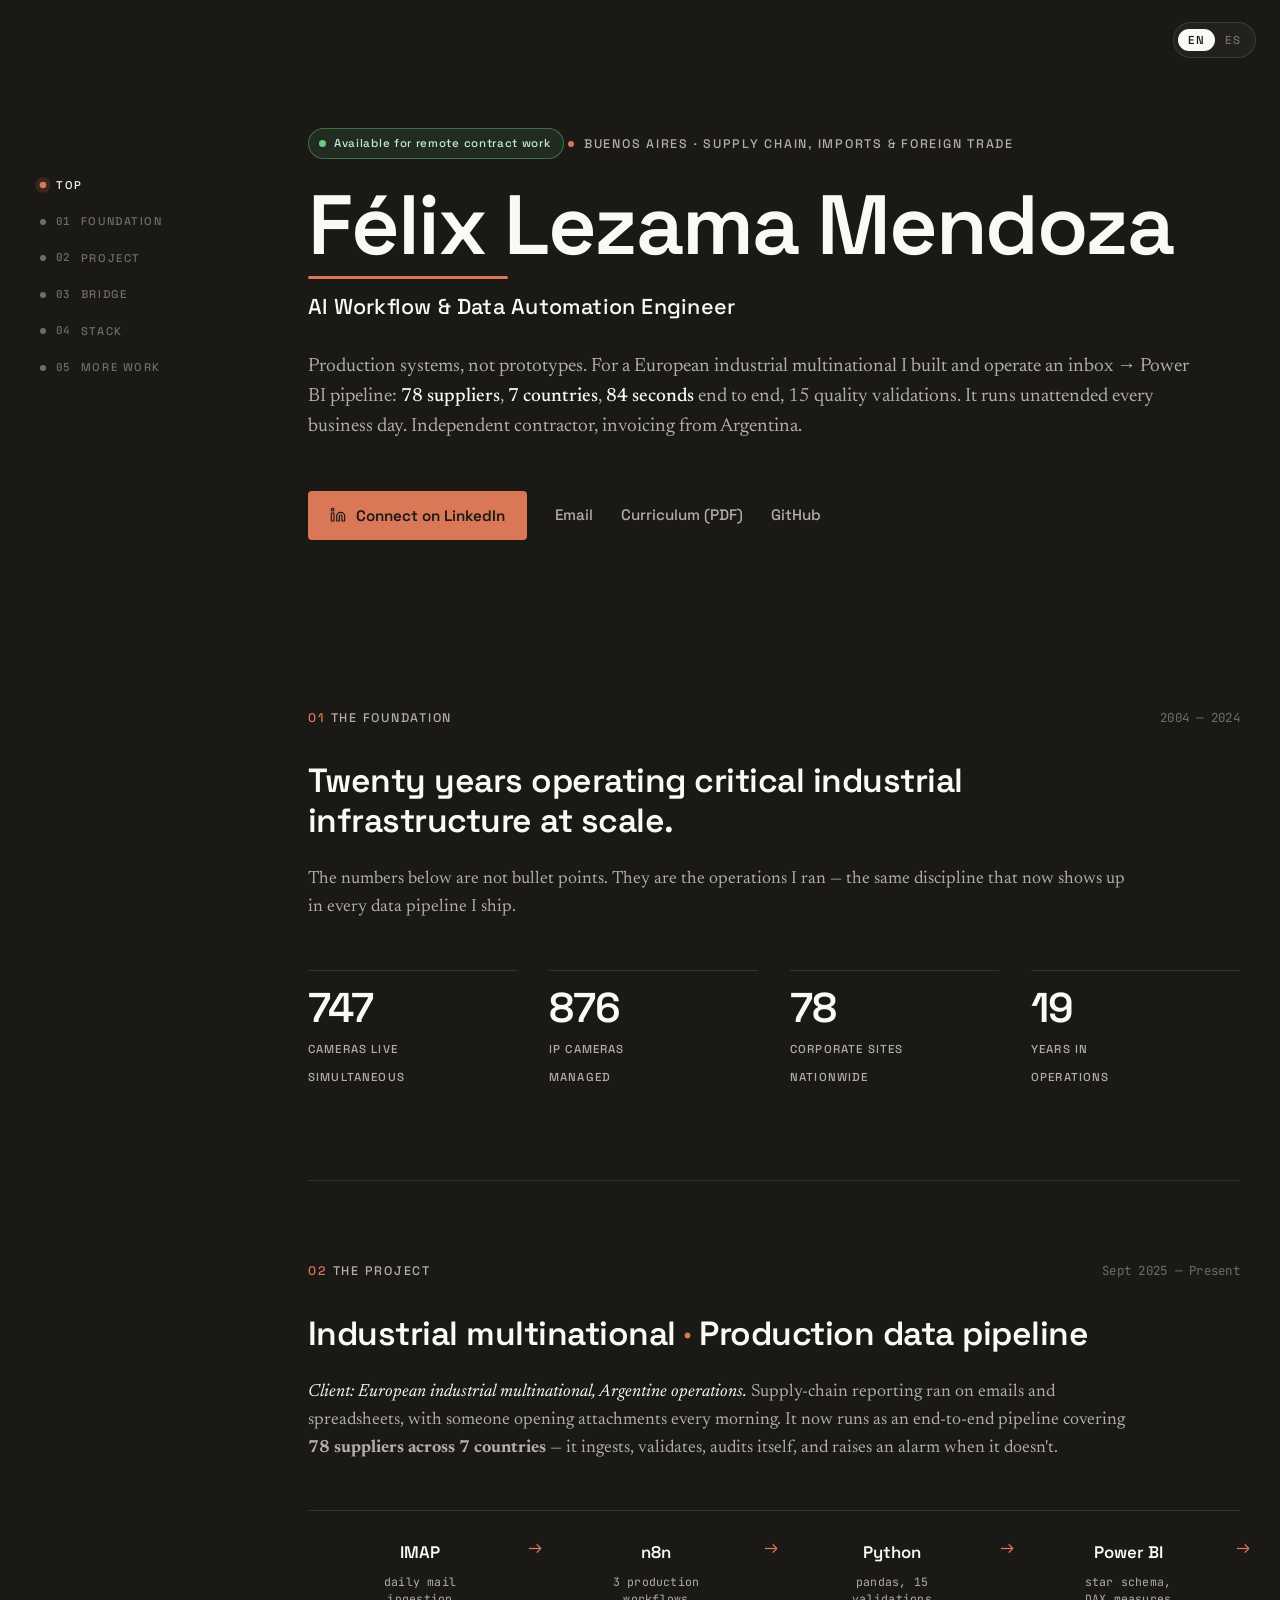
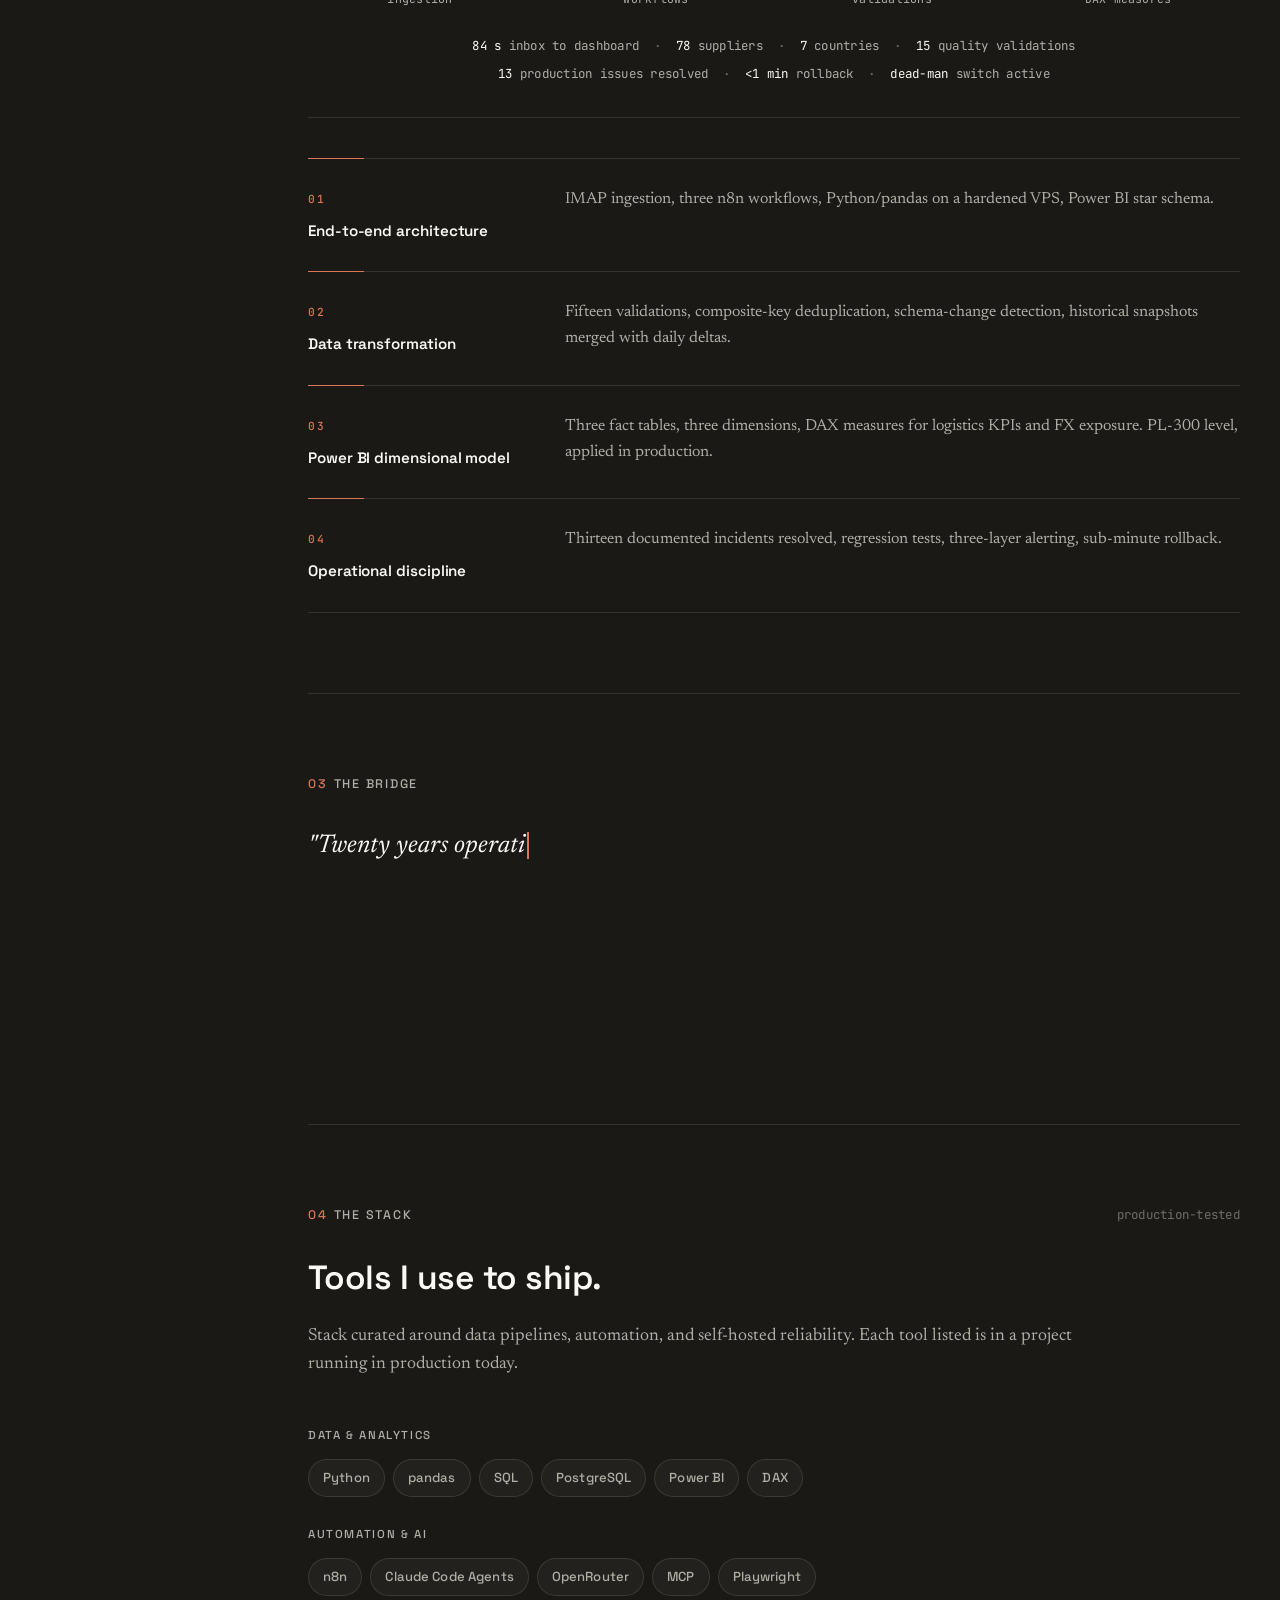
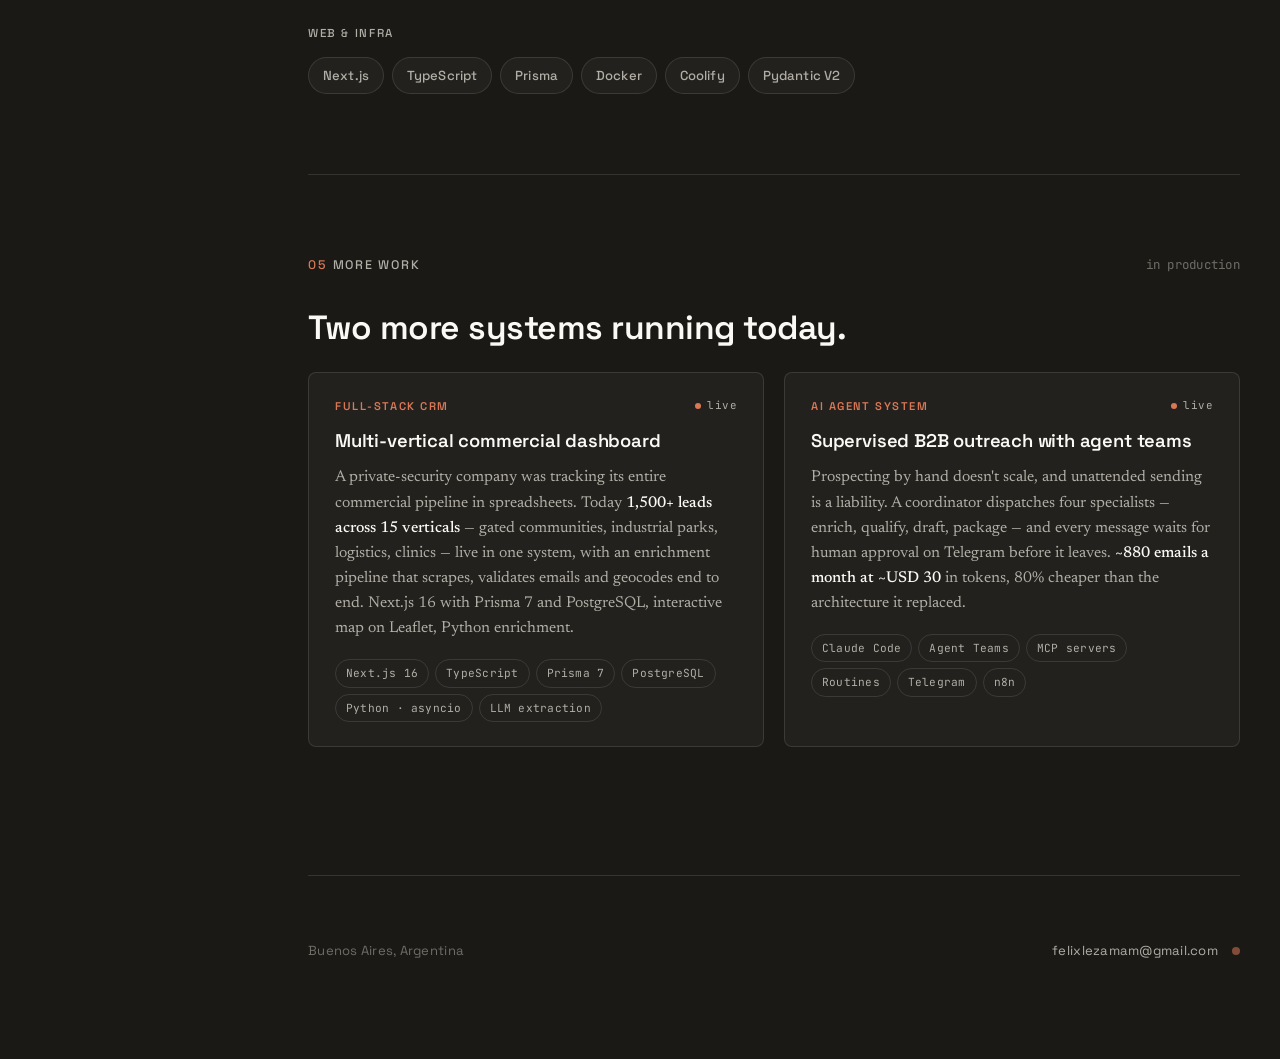
<file: index.html>
<!DOCTYPE html>
<html lang="en" class="no-js">
<head>
    <meta charset="UTF-8">
    <meta name="viewport" content="width=device-width, initial-scale=1.0">
    <title>Félix Lezama — Analytics Engineer · BI Developer</title>

    <!-- Sin JavaScript el contenido debe quedar visible: la clase se retira apenas corre el script -->
    <script>document.documentElement.classList.remove('no-js');</script>

    <!-- Favicon propio (evita el 404 de /favicon.ico) -->
    <link rel="icon" href="favicon.svg" type="image/svg+xml">

    <!-- SEO Meta Tags -->
    <meta name="description" content="Analytics Engineer · BI Developer. Twenty years operating critical industrial infrastructure. Production data pipelines on Power BI, Python, n8n, SQL.">

    <!-- Open Graph -->
    <meta property="og:image" content="https://micv.techcam.com.ar/preview.jpg">
    <meta property="og:image:width" content="1200">
    <meta property="og:image:height" content="630">
    <meta property="og:title" content="Félix Lezama — Analytics Engineer · BI Developer">
    <meta property="og:description" content="Analytics Engineer · BI Developer. Twenty years operating critical industrial infrastructure. Production data pipelines on Power BI, Python, n8n, SQL.">

    <!-- Fonts: Space Grotesk (display) + Newsreader (serif body) + JetBrains Mono (numeric/data) -->
    <link rel="preconnect" href="https://fonts.googleapis.com">
    <link rel="preconnect" href="https://fonts.gstatic.com" crossorigin>
    <link href="https://fonts.googleapis.com/css2?family=Space+Grotesk:wght@400;500;600;700&family=Newsreader:ital,opsz,wght@0,6..72,400;0,6..72,500;1,6..72,400&family=JetBrains+Mono:wght@400;500&display=swap" rel="stylesheet">

    <!-- Custom CSS -->
    <link rel="stylesheet" href="styles.css?v=16">
</head>
<body>

    <!-- Scroll progress bar -->
    <div id="scroll-progress" aria-hidden="true"></div>

    <!-- Language Toggle -->
    <button id="lang-toggle" aria-label="Switch language">
        <span class="lang-opt" id="lang-en">EN</span>
        <span class="lang-divider">|</span>
        <span class="lang-opt" id="lang-es">ES</span>
    </button>

    <div class="layout">

        <!-- ============================================================
             Vertical rail — section index, sticky, mirrors scroll
             ============================================================ -->
        <aside class="rail" aria-label="Section navigation">
            <a class="rail-item active" href="#hero" data-target="hero">
                <span class="rail-dot"></span>
                <span class="rail-label" data-i18n="rail-top">Top</span>
            </a>
            <a class="rail-item" href="#sec1" data-target="sec1">
                <span class="rail-dot"></span>
                <span class="rail-num">01</span>
                <span class="rail-label" data-i18n="rail-sec1">Foundation</span>
            </a>
            <a class="rail-item" href="#sec2" data-target="sec2">
                <span class="rail-dot"></span>
                <span class="rail-num">02</span>
                <span class="rail-label" data-i18n="rail-sec2">Project</span>
            </a>
            <a class="rail-item" href="#sec3" data-target="sec3">
                <span class="rail-dot"></span>
                <span class="rail-num">03</span>
                <span class="rail-label" data-i18n="rail-sec3">Bridge</span>
            </a>
            <a class="rail-item" href="#sec4" data-target="sec4">
                <span class="rail-dot"></span>
                <span class="rail-num">04</span>
                <span class="rail-label" data-i18n="rail-sec4">Stack</span>
            </a>
            <a class="rail-item" href="#sec5" data-target="sec5">
                <span class="rail-dot"></span>
                <span class="rail-num">05</span>
                <span class="rail-label" data-i18n="rail-sec5">More work</span>
            </a>
        </aside>

    <div class="container" id="top">

        <!-- ============================================================
             Hero
             ============================================================ -->
        <header class="hero" id="hero">
            <!-- Nace disponible: quien no ejecute scripts lee la disponibilidad real.
                 El estado "off" queda solo como conmutación manual (data-state="off"). -->
            <div class="status-pill reveal" id="status-pill" data-state="on" data-label="on">
                <span class="status-dot"></span>
                <span class="status-label off-label" data-i18n="status-off">Not available</span>
                <span class="status-label on-label" data-i18n="status-on">Available for remote contract work</span>
                <span class="status-label detail-label" data-i18n="status-detail">US Eastern overlap · supply chain &amp; imports</span>
            </div>

            <div class="hero-eyebrow reveal" data-i18n="hero-eyebrow">Buenos Aires · Supply chain, imports &amp; foreign trade</div>

            <div class="hero-name-wrap reveal">
                <h1 class="hero-title" id="hero-name" data-tap-target="industrial">Félix Lezama Mendoza</h1>
                <span class="tap-feedback" id="tap-feedback" aria-live="polite"></span>
            </div>

            <p class="hero-role reveal" data-i18n="hero-role">AI Workflow &amp; Data Automation Engineer</p>

            <p class="hero-subtitle reveal" data-i18n="hero-subtitle">
                Production systems, not prototypes. For a European industrial multinational
                I built and operate an inbox&nbsp;&rarr;&nbsp;Power BI pipeline:
                <b>78 suppliers</b>, <b>7 countries</b>, <b>84 seconds</b> end to end,
                15 quality validations. It runs unattended every business day.
                Independent contractor, invoicing from Argentina.
            </p>

            <nav class="hero-cta reveal">
                <a href="https://www.linkedin.com/in/felix-lezama" target="_blank" rel="noopener noreferrer" class="btn btn-primary">
                    <svg viewBox="0 0 24 24" fill="none" stroke="currentColor" stroke-linecap="round" stroke-linejoin="round"><path d="M16 8a6 6 0 0 1 6 6v7h-4v-7a2 2 0 0 0-2-2 2 2 0 0 0-2 2v7h-4v-7a6 6 0 0 1 6-6z"/><rect x="2" y="9" width="4" height="12"/><circle cx="4" cy="4" r="2"/></svg>
                    <span data-i18n="btn-linkedin">Connect on LinkedIn</span>
                </a>
                <a href="mailto:felixlezamam@gmail.com" class="btn btn-ghost" data-i18n="btn-email">Email</a>
                <a href="viewer.html" data-href-es="viewer.html" data-href-en="viewer_en.html" target="_blank" rel="noopener noreferrer" class="btn btn-ghost" data-i18n="btn-cv">Curriculum (PDF)</a>
                <a href="https://github.com/Darkslidex" target="_blank" rel="noopener noreferrer" class="btn btn-ghost" data-i18n="btn-github">GitHub</a>
            </nav>
        </header>

        <!-- ============================================================
             Section 01 — The Foundation
             ============================================================ -->
        <section class="section reveal" id="sec1">
            <div class="section-head">
                <span class="section-eyebrow"><span class="num">01</span><span data-i18n="sec1-eyebrow">The Foundation</span></span>
                <span class="section-meta">2004 — 2024</span>
            </div>

            <h2 class="section-title" data-i18n="sec1-title">Twenty years operating critical industrial infrastructure at scale.</h2>

            <p class="section-lede" data-i18n="sec1-lede">
                The numbers below are not bullet points. They are the operations I ran &mdash;
                the same discipline that now shows up in every data pipeline I ship.
            </p>

            <div class="metrics">
                <div class="metric">
                    <span class="metric-num" data-count="768">768</span>
                    <span class="metric-label" data-i18n="m1-label">cameras live<br>simultaneous</span>
                </div>
                <div class="metric">
                    <span class="metric-num" data-count="900">900</span>
                    <span class="metric-label" data-i18n="m2-label">IP cameras<br>managed</span>
                </div>
                <div class="metric">
                    <span class="metric-num" data-count="80">80</span>
                    <span class="metric-label" data-i18n="m3-label">corporate sites<br>nationwide</span>
                </div>
                <div class="metric">
                    <span class="metric-num" data-count="20">20</span>
                    <span class="metric-label" data-i18n="m4-label">years in<br>operations</span>
                </div>
            </div>
        </section>

        <!-- ============================================================
             Section 02 — The Project (industrial multinational)
             ============================================================ -->
        <section class="section reveal" id="sec2">
            <div class="section-head">
                <span class="section-eyebrow"><span class="num">02</span><span data-i18n="sec2-eyebrow">The Project</span></span>
                <span class="section-meta" data-i18n="sec2-meta">Sept 2025 — Present</span>
            </div>

            <h2 class="section-title"><span data-i18n="sec2-client">Industrial multinational</span> <span style="color: var(--accent);">·</span> <span data-i18n="sec2-title">Production data pipeline</span></h2>

            <p class="section-lede" data-i18n="sec2-lede">
                <em>Client: European industrial multinational, Argentine operations.</em>
                Supply-chain reporting ran on emails and spreadsheets, with someone opening attachments
                every morning. It now runs as an end-to-end pipeline covering <b>78 suppliers across
                7 countries</b> &mdash; it ingests, validates, audits itself, and raises an alarm when it doesn't.
            </p>

            <div class="pipeline">
                <div class="pipeline-flow">
                    <div class="pipe-step">
                        <span class="name">IMAP</span>
                        <span class="detail" data-i18n="pipe1-detail">daily mail<br>ingestion</span>
                    </div>
                    <div class="pipe-step">
                        <span class="name">n8n</span>
                        <span class="detail" data-i18n="pipe2-detail">3 production<br>workflows</span>
                    </div>
                    <div class="pipe-step">
                        <span class="name">Python</span>
                        <span class="detail" data-i18n="pipe3-detail">pandas, 15<br>validations</span>
                    </div>
                    <div class="pipe-step">
                        <span class="name">Power BI</span>
                        <span class="detail" data-i18n="pipe4-detail">star schema,<br>DAX measures</span>
                    </div>
                    <span class="flow-pulse" aria-hidden="true"></span>
                </div>
                <div class="pipeline-summary">
                    <span class="strong">84&nbsp;s</span> <span data-i18n="pipe-sum-a">inbox to dashboard</span>
                    <span class="dot">·</span>
                    <span class="strong">78</span> <span data-i18n="pipe-sum-b">suppliers</span>
                    <span class="dot">·</span>
                    <span class="strong">7</span> <span data-i18n="pipe-sum-c">countries</span>
                    <span class="dot">·</span>
                    <span class="strong">15</span> <span data-i18n="pipe-sum-d">quality validations</span>
                </div>
                <div class="pipeline-summary">
                    <span class="strong">13</span> <span data-i18n="pipe-sum-1">production issues resolved</span>
                    <span class="dot">·</span>
                    <span class="strong">&lt;1&nbsp;min</span> <span data-i18n="pipe-sum-2">rollback</span>
                    <span class="dot">·</span>
                    <span class="strong" data-i18n="pipe-sum-3-strong">dead-man</span> <span data-i18n="pipe-sum-3">switch active</span>
                </div>
            </div>

            <div class="facets">
                <div class="facet reveal">
                    <div class="facet-title" data-num="01" data-i18n="f1-title">End-to-end architecture</div>
                    <div class="facet-body" data-i18n="f1-body">IMAP ingestion, three n8n workflows, Python/pandas on a hardened VPS, Power BI star schema.</div>
                </div>
                <div class="facet reveal">
                    <div class="facet-title" data-num="02" data-i18n="f2-title">Data transformation</div>
                    <div class="facet-body" data-i18n="f2-body">Fifteen validations, composite-key deduplication, schema-change detection, historical snapshots merged with daily deltas.</div>
                </div>
                <div class="facet reveal">
                    <div class="facet-title" data-num="03" data-i18n="f3-title">Power BI dimensional model</div>
                    <div class="facet-body" data-i18n="f3-body">Three fact tables, three dimensions, DAX measures for logistics KPIs and FX exposure. PL-300 level, applied in production.</div>
                </div>
                <div class="facet reveal">
                    <div class="facet-title" data-num="04" data-i18n="f4-title">Operational discipline</div>
                    <div class="facet-body" data-i18n="f4-body">Thirteen documented incidents resolved, regression tests, three-layer alerting, sub-minute rollback.</div>
                </div>
            </div>
        </section>

        <!-- ============================================================
             Section 03 — The Bridge
             ============================================================ -->
        <section class="section reveal" id="sec3">
            <div class="section-head">
                <span class="section-eyebrow"><span class="num">03</span><span data-i18n="sec3-eyebrow">The Bridge</span></span>
            </div>

            <p class="bridge-body"><span id="typewriter-text"></span><span class="cursor"></span></p>

            <div class="hidden-text" id="hidden-vision-es">
"Fusiono veinte años operando proyectos industriales con un stack moderno de datos y automatización: Power BI, Python, n8n, SQL. Aplico auditoría basada en outcomes y trabajo con IA como pair-programmer, manteniendo el criterio técnico bajo mi responsabilidad. Busco roles de Analista BI o Data Analyst donde criterio de negocio y disciplina técnica generen valor desde el primer día."
            </div>
            <div class="hidden-text" id="hidden-vision-en">
"Twenty years operating critical industrial infrastructure: CCTV, access control and monitoring centers, where a failure is measured in consequences and not in a retry. That same discipline is what goes into the data and automation systems I build today — I put them into production and I stay responsible for them while they run. Outcome-based auditing, AI as a pair-programmer with the technical judgment staying mine, and systems designed to keep working when nobody is watching. I work as an independent contractor, invoicing from Argentina, with overlap into US Eastern hours."
            </div>
        </section>

        <!-- ============================================================
             Section 04 — Stack
             ============================================================ -->
        <section class="section reveal" id="sec4">
            <div class="section-head">
                <span class="section-eyebrow"><span class="num">04</span><span data-i18n="sec4-eyebrow">The Stack</span></span>
                <span class="section-meta" data-i18n="sec4-meta">production-tested</span>
            </div>

            <h2 class="section-title" data-i18n="sec4-title">Tools I use to ship.</h2>

            <p class="section-lede" data-i18n="sec4-lede">
                Stack curated around data pipelines, automation, and self-hosted reliability.
                Each tool listed is in a project running in production today.
            </p>

            <div class="stack-grid">
                <div class="stack-group">
                    <div class="stack-group-title" data-i18n="stack-data">Data &amp; Analytics</div>
                    <div class="stack-chips">
                        <span class="chip">Python</span>
                        <span class="chip">pandas</span>
                        <span class="chip">SQL</span>
                        <span class="chip">PostgreSQL</span>
                        <span class="chip">Power BI</span>
                        <span class="chip">DAX</span>
                    </div>
                </div>
                <div class="stack-group">
                    <div class="stack-group-title" data-i18n="stack-auto">Automation &amp; AI</div>
                    <div class="stack-chips">
                        <span class="chip">n8n</span>
                        <span class="chip">Claude Code Agents</span>
                        <span class="chip">OpenRouter</span>
                        <span class="chip">MCP</span>
                        <span class="chip">Playwright</span>
                    </div>
                </div>
                <div class="stack-group">
                    <div class="stack-group-title" data-i18n="stack-infra">Web &amp; Infra</div>
                    <div class="stack-chips">
                        <span class="chip">Next.js</span>
                        <span class="chip">TypeScript</span>
                        <span class="chip">Prisma</span>
                        <span class="chip">Docker</span>
                        <span class="chip">Coolify</span>
                        <span class="chip">Pydantic V2</span>
                    </div>
                </div>
            </div>
        </section>

        <!-- ============================================================
             Section 05 — More work (mini cards)
             ============================================================ -->
        <section class="section reveal" id="sec5">
            <div class="section-head">
                <span class="section-eyebrow"><span class="num">05</span><span data-i18n="sec5-eyebrow">More work</span></span>
                <span class="section-meta" data-i18n="sec5-meta">in production</span>
            </div>

            <h2 class="section-title" data-i18n="sec5-title">Two more systems running today.</h2>

            <div class="projects">
                <article class="project-card reveal">
                    <div class="project-head">
                        <span class="project-tag" data-i18n="p1-tag">Full-stack CRM</span>
                        <span class="project-status"><span class="status-dot small"></span><span data-i18n="p1-status">live</span></span>
                    </div>
                    <h3 class="project-title" data-i18n="p1-title">Multi-vertical commercial dashboard</h3>
                    <p class="project-body" data-i18n="p1-body">
                        A private-security company was tracking its entire commercial pipeline in spreadsheets.
                        Today <b>1,500+ leads across 15 verticals</b> — gated communities, industrial parks,
                        logistics, clinics — live in one system, with an enrichment pipeline that scrapes,
                        validates emails and geocodes end to end. Next.js 16 with Prisma 7 and PostgreSQL,
                        interactive map on Leaflet, Python enrichment.
                    </p>
                    <div class="project-meta">
                        <span class="chip-mini">Next.js 16</span>
                        <span class="chip-mini">TypeScript</span>
                        <span class="chip-mini">Prisma 7</span>
                        <span class="chip-mini">PostgreSQL</span>
                        <span class="chip-mini">Python · asyncio</span>
                        <span class="chip-mini">LLM extraction</span>
                    </div>
                </article>

                <article class="project-card reveal">
                    <div class="project-head">
                        <span class="project-tag" data-i18n="p2-tag">AI agent system</span>
                        <span class="project-status"><span class="status-dot small"></span><span data-i18n="p2-status">live</span></span>
                    </div>
                    <h3 class="project-title" data-i18n="p2-title">Supervised B2B outreach with agent teams</h3>
                    <p class="project-body" data-i18n="p2-body">
                        Prospecting by hand doesn't scale, and unattended sending is a liability. A coordinator
                        dispatches four specialists — enrich, qualify, draft, package — and every message waits
                        for human approval on Telegram before it leaves. <b>~880 emails a month at ~USD 30</b>
                        in tokens, 80% cheaper than the architecture it replaced.
                    </p>
                    <div class="project-meta">
                        <span class="chip-mini">Claude Code</span>
                        <span class="chip-mini">Agent Teams</span>
                        <span class="chip-mini">MCP servers</span>
                        <span class="chip-mini">Routines</span>
                        <span class="chip-mini">Telegram</span>
                        <span class="chip-mini">n8n</span>
                    </div>
                </article>
            </div>
        </section>

        <!-- ============================================================
             Footer
             ============================================================ -->
        <footer class="site-footer">
            <span data-i18n="footer-loc">Buenos Aires, Argentina</span>
            <span class="footer-right">
                <a href="mailto:felixlezamam@gmail.com">felixlezamam@gmail.com</a>
                <button
                    type="button"
                    id="industrial-portal"
                    class="industrial-dot"
                    aria-label="Open archive version"
                    data-i18n-aria="industrial-aria"
                    data-tooltip-en="another version"
                    data-tooltip-es="otra versión"
                ></button>
            </span>
        </footer>

    </div>

    </div>
    <!-- /.layout -->

    <!-- ============================================================
         Industrial transition overlay (hidden until triggered)
         ============================================================ -->
    <div id="industrial-overlay" aria-hidden="true">
        <p class="overlay-text" data-i18n="overlay-text">Same Félix. Earlier draft.</p>
    </div>

    <!-- Custom JS -->
    <script src="script.js?v=16"></script>
</body>
</html>
</file>
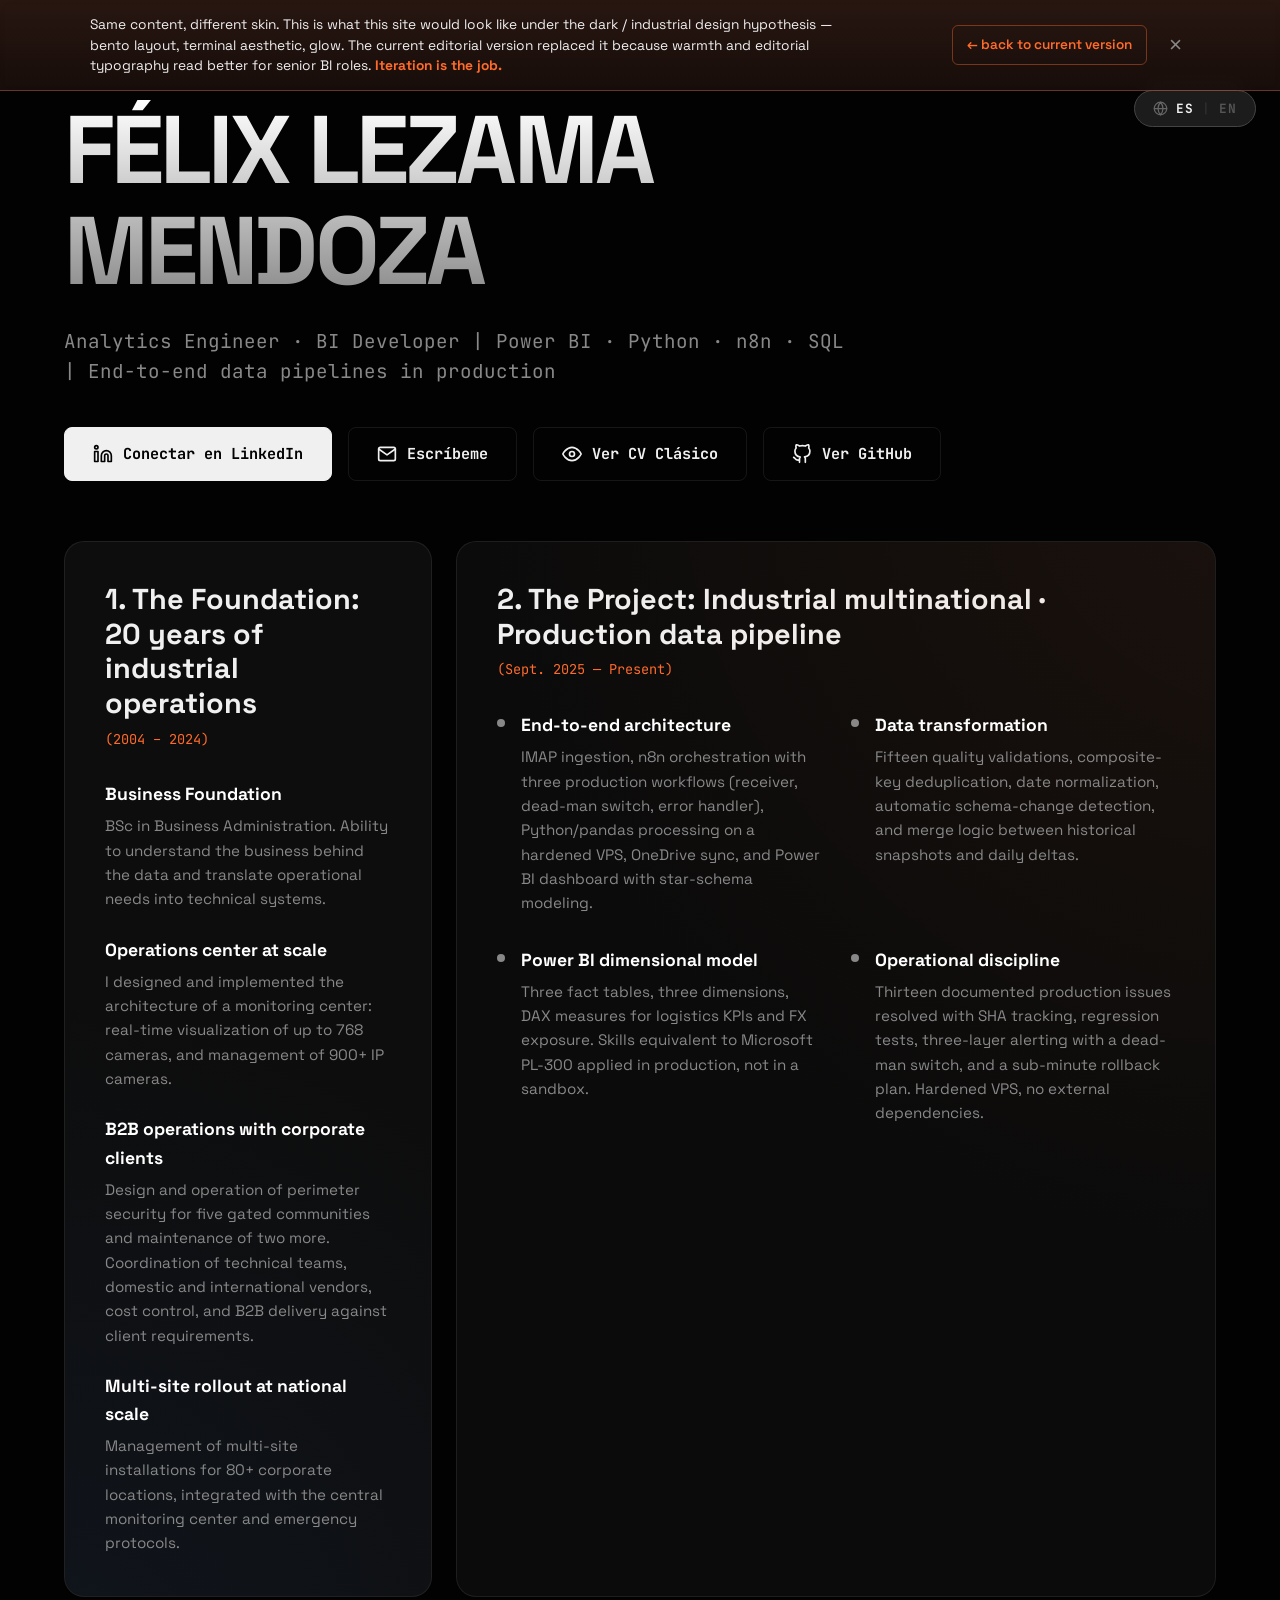
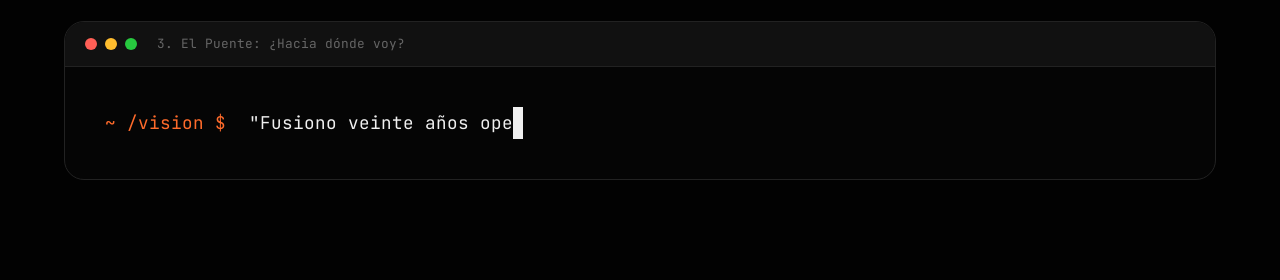
<file: industrial.html>
<!DOCTYPE html>
<html lang="es">
<head>
    <meta charset="UTF-8">
    <meta name="viewport" content="width=device-width, initial-scale=1.0">
    <link rel="icon" href="favicon.svg" type="image/svg+xml">
    <title>Félix Lezama — Industrial Mode (Archive · April 2026)</title>

    <!-- noindex: este es un archivo histórico, no debe rankear -->
    <meta name="robots" content="noindex, nofollow">

    <!-- Google Fonts -->
    <link rel="preconnect" href="https://fonts.googleapis.com">
    <link rel="preconnect" href="https://fonts.gstatic.com" crossorigin>
    <link href="https://fonts.googleapis.com/css2?family=JetBrains+Mono:wght@400;700&family=Space+Grotesk:wght@300;400;700;900&display=swap" rel="stylesheet">

    <!-- Custom CSS (snapshot del diseño anterior, no se mantiene) -->
    <link rel="stylesheet" href="styles-industrial.css?v=3">
</head>
<body>

    <!-- ============================================================
         Meta banner — converts the easter egg into a portfolio piece
         ============================================================ -->
    <aside id="industrial-banner" role="region" aria-label="Archive notice">
        <div class="ind-banner-inner">
            <p class="ind-banner-text" data-i18n="ind-banner-text">
                Same content, different skin. This is what this site would look like under
                the dark / industrial design hypothesis &mdash; bento layout, terminal aesthetic, glow.
                The current editorial version replaced it because warmth and editorial typography
                read better for senior BI roles. <em data-i18n="ind-banner-tag">Iteration is the job.</em>
            </p>
            <div class="ind-banner-actions">
                <a href="index.html" class="ind-banner-back" data-i18n="ind-banner-back">&larr; back to current version</a>
                <button id="ind-banner-close" aria-label="Dismiss banner">&times;</button>
            </div>
        </div>
    </aside>

    <!-- Language Toggle -->
    <button id="lang-toggle" aria-label="Switch language">
        <svg xmlns="http://www.w3.org/2000/svg" width="15" height="15" viewBox="0 0 24 24" fill="none" stroke="currentColor" stroke-width="2" stroke-linecap="round" stroke-linejoin="round"><circle cx="12" cy="12" r="10"/><line x1="2" y1="12" x2="22" y2="12"/><path d="M12 2a15.3 15.3 0 0 1 4 10 15.3 15.3 0 0 1-4 10 15.3 15.3 0 0 1-4-10 15.3 15.3 0 0 1 4-10z"/></svg>
        <span class="lang-opt" id="lang-es">ES</span>
        <span class="lang-divider">|</span>
        <span class="lang-opt" id="lang-en">EN</span>
    </button>

    <div class="container">

        <!-- Hero Section -->
        <header class="hero">
            <h1 class="hero-title">FÉLIX LEZAMA<br>MENDOZA</h1>
            <h2 class="hero-subtitle" data-i18n="hero-subtitle">Analytics Engineer · BI Developer | Power BI · Python · n8n · SQL | End-to-end data pipelines in production</h2>

            <div class="hero-cta">
                <a href="https://www.linkedin.com/in/felix-lezama" target="_blank" rel="noopener noreferrer" class="btn btn-primary">
                    <svg xmlns="http://www.w3.org/2000/svg" width="20" height="20" viewBox="0 0 24 24" fill="none" stroke="currentColor" stroke-width="2" stroke-linecap="round" stroke-linejoin="round"><path d="M16 8a6 6 0 0 1 6 6v7h-4v-7a2 2 0 0 0-2-2 2 2 0 0 0-2 2v7h-4v-7a6 6 0 0 1 6-6z"></path><rect x="2" y="9" width="4" height="12"></rect><circle cx="4" cy="4" r="2"></circle></svg>
                    <span data-i18n="btn-linkedin">Conectar en LinkedIn</span>
                </a>
                <a href="mailto:felixlezamam@gmail.com" class="btn btn-secondary">
                    <svg xmlns="http://www.w3.org/2000/svg" width="20" height="20" viewBox="0 0 24 24" fill="none" stroke="currentColor" stroke-width="2" stroke-linecap="round" stroke-linejoin="round"><path d="M4 4h16c1.1 0 2 .9 2 2v12c0 1.1-.9 2-2 2H4c-1.1 0-2-.9-2-2V6c0-1.1.9-2 2-2z"></path><polyline points="22,6 12,13 2,6"></polyline></svg>
                    <span data-i18n="btn-email">Escríbeme</span>
                </a>
                <a href="viewer.html" data-href-es="viewer.html" data-href-en="viewer_en.html" target="_blank" rel="noopener noreferrer" class="btn btn-secondary" title="Ver Currículum Clásico">
                    <svg xmlns="http://www.w3.org/2000/svg" width="20" height="20" viewBox="0 0 24 24" fill="none" stroke="currentColor" stroke-width="2" stroke-linecap="round" stroke-linejoin="round"><path d="M1 12s4-8 11-8 11 8 11 8-4 8-11 8-11-8-11-8z"></path><circle cx="12" cy="12" r="3"></circle></svg>
                    <span data-i18n="btn-cv">Ver CV Clásico</span>
                </a>
                <a href="https://github.com/Darkslidex" target="_blank" rel="noopener noreferrer" class="btn btn-secondary">
                    <svg xmlns="http://www.w3.org/2000/svg" width="20" height="20" viewBox="0 0 24 24" fill="none" stroke="currentColor" stroke-width="2" stroke-linecap="round" stroke-linejoin="round"><path d="M9 19c-5 1.5-5-2.5-7-3m14 6v-3.87a3.37 3.37 0 0 0-.94-2.61c3.14-.35 6.44-1.54 6.44-7A5.44 5.44 0 0 0 20 4.77 5.07 5.07 0 0 0 19.91 1S18.73.65 16 2.48a13.38 13.38 0 0 0-7 0C6.27.65 5.09 1 5.09 1A5.07 5.07 0 0 0 5 4.77a5.44 5.44 0 0 0-1.5 3.78c0 5.42 3.3 6.61 6.44 7A3.37 3.37 0 0 0 9 18.13V22"></path></svg>
                    <span data-i18n="btn-github">Ver GitHub</span>
                </a>
            </div>
        </header>

        <!-- Bento Grid Layer -->
        <main class="bento-grid">

            <!-- Block 1: El Cimiento -->
            <section class="bento-card card-left">
                <div class="card-glow glow-blue"></div>
                <h3 class="card-title" data-i18n="card1-title">1. The Foundation: 20 years of industrial operations</h3>
                <p class="card-subtitle" data-i18n="card1-subtitle">(2004 – 2024)</p>
                <div class="card-content">
                    <div class="item">
                        <h4 data-i18n="item1-h4">Business Foundation</h4>
                        <p data-i18n="item1-p">BSc in Business Administration. Ability to understand the business behind the data and translate operational needs into technical systems.</p>
                    </div>
                    <div class="item">
                        <h4 data-i18n="item2-h4">Operations center at scale</h4>
                        <p data-i18n="item2-p">I designed and implemented the architecture of a monitoring center: real-time visualization of up to 768 cameras, and management of 900+ IP cameras.</p>
                    </div>
                    <div class="item">
                        <h4 data-i18n="item3-h4">B2B operations with corporate clients</h4>
                        <p data-i18n="item3-p">Design and operation of perimeter security for five gated communities and maintenance of two more. Coordination of technical teams, domestic and international vendors, cost control, and B2B delivery against client requirements.</p>
                    </div>
                    <div class="item">
                        <h4 data-i18n="item4-h4">Multi-site rollout at national scale</h4>
                        <p data-i18n="item4-p">Management of multi-site installations for 80+ corporate locations, integrated with the central monitoring center and emergency protocols.</p>
                    </div>
                </div>
            </section>

            <!-- Block 2: El Laboratorio -->
            <section class="bento-card card-center glass-card" id="laboratorio-card">
                <div class="card-glow glow-orange"></div>

                <div class="card-header">
                    <h3 class="card-title" data-i18n="card2-title">2. The Project: Industrial multinational · Production data pipeline</h3>
                    <p class="card-subtitle" data-i18n="card2-subtitle">(Sept. 2025 — Present)</p>
                </div>

                <div class="card-content lab-list">
                    <div class="lab-item">
                        <div class="lab-bullet"></div>
                        <div class="lab-text">
                            <h4 data-i18n="lab1-h4">End-to-end architecture</h4>
                            <p data-i18n="lab1-p">IMAP ingestion, n8n orchestration with three production workflows (receiver, dead-man switch, error handler), Python/pandas processing on a hardened VPS, OneDrive sync, and Power BI dashboard with star-schema modeling.</p>
                        </div>
                    </div>

                    <div class="lab-item">
                        <div class="lab-bullet"></div>
                        <div class="lab-text">
                            <h4 data-i18n="lab2-h4">Data transformation</h4>
                            <p data-i18n="lab2-p">Fifteen quality validations, composite-key deduplication, date normalization, automatic schema-change detection, and merge logic between historical snapshots and daily deltas.</p>
                        </div>
                    </div>

                    <div class="lab-item">
                        <div class="lab-bullet"></div>
                        <div class="lab-text">
                            <h4 data-i18n="lab3-h4">Power BI dimensional model</h4>
                            <p data-i18n="lab3-p">Three fact tables, three dimensions, DAX measures for logistics KPIs and FX exposure. Skills equivalent to Microsoft PL-300 applied in production, not in a sandbox.</p>
                        </div>
                    </div>

                    <div class="lab-item">
                        <div class="lab-bullet"></div>
                        <div class="lab-text">
                            <h4 data-i18n="lab4-h4">Operational discipline</h4>
                            <p data-i18n="lab4-p">Thirteen documented production issues resolved with SHA tracking, regression tests, three-layer alerting with a dead-man switch, and a sub-minute rollback plan. Hardened VPS, no external dependencies.</p>
                        </div>
                    </div>
                </div>
            </section>

            <!-- Block 3: El Puente -->
            <section class="bento-card card-bottom terminal-card">
                <div class="terminal-header">
                    <span class="dot close"></span>
                    <span class="dot min"></span>
                    <span class="dot max"></span>
                    <span class="terminal-title" data-i18n="terminal-title">3. El Puente: ¿Hacia dónde voy?</span>
                </div>
                <div class="terminal-body" id="terminal-body">
                    <span class="prompt">~ /vision $</span>
                    <span id="typewriter-text"></span><span class="cursor">_</span>
                </div>
                <div class="hidden-text" id="hidden-vision-es">
"Fusiono veinte años operando proyectos en industria con un stack moderno de datos y automatización: Power BI, Python, n8n, SQL. Aplico auditoría basada en outcomes y trabajo con IA como pair-programmer, manteniendo el criterio técnico bajo mi responsabilidad. Busco roles de Analista BI o Data Analyst donde criterio de negocio y disciplina técnica generen valor desde el primer día."
                </div>
                <div class="hidden-text" id="hidden-vision-en">
"I merge twenty years of industrial operations with a modern data and automation stack: Power BI, Python, n8n, SQL. I apply outcome-based auditing and work with AI as a pair-programmer, keeping technical judgment under my own responsibility. Looking for Analytics Engineer or BI Developer roles where business judgment and technical discipline deliver value from day one."
                </div>
            </section>

        </main>
    </div>

    <!-- Custom JS (snapshot, dedicated to industrial mode) -->
    <script src="script-industrial.js?v=3"></script>
</body>
</html>
</file>
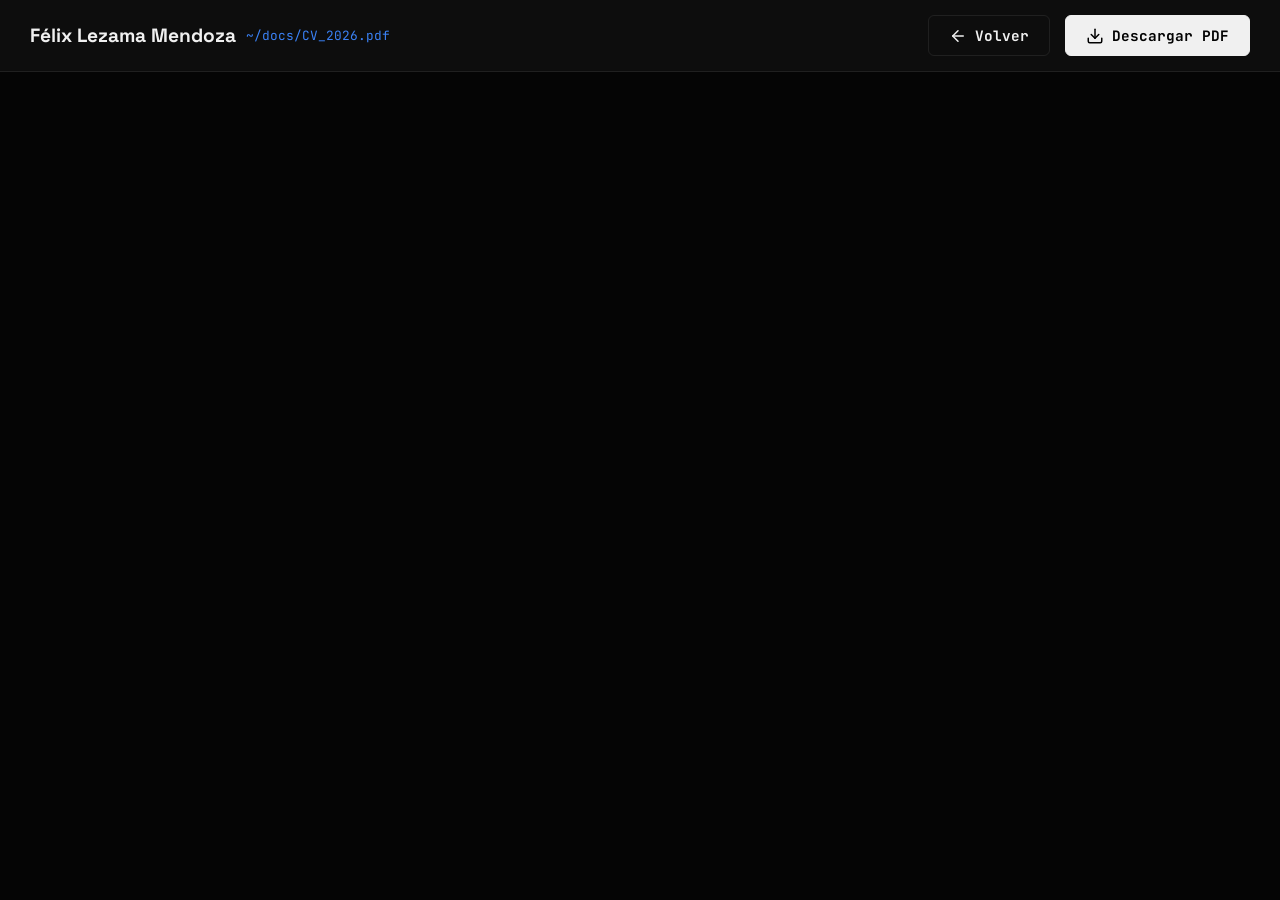
<file: viewer.html>
<!DOCTYPE html>
<html lang="es">
<head>
    <meta charset="UTF-8">
    <meta name="viewport" content="width=device-width, initial-scale=1.0">
    <link rel="icon" href="favicon.svg" type="image/svg+xml">
    <title>Visualizador CV - Félix Lezama Mendoza</title>
    <link href="https://fonts.googleapis.com/css2?family=JetBrains+Mono:wght@400;700&family=Space+Grotesk:wght@300;400;700;900&display=swap" rel="stylesheet">
    <style>
        :root {
            --bg-main: #020202;
            --surface-dark: #0D0D0D;
            --text-primary: #F0F0F0;
            --border-color: rgba(255, 255, 255, 0.08);
            --accent-blue: #3B82F6;
        }

        * {
            box-sizing: border-box;
            margin: 0;
            padding: 0;
        }

        body {
            background-color: var(--bg-main);
            color: var(--text-primary);
            font-family: 'Space Grotesk', sans-serif;
            height: 100vh;
            display: flex;
            flex-direction: column;
            overflow: hidden; /* Evitar doble scroll */
        }

        /* HEADER SUPERIOR */
        .viewer-header {
            display: flex;
            justify-content: space-between;
            align-items: center;
            padding: 15px 30px;
            background-color: var(--surface-dark);
            border-bottom: 1px solid var(--border-color);
            flex-shrink: 0;
        }

        .header-title {
            font-size: 1.2rem;
            font-weight: 700;
            display: flex;
            align-items: center;
            gap: 10px;
        }

        .header-title span {
            font-family: 'JetBrains Mono', monospace;
            font-size: 0.8rem;
            color: var(--accent-blue);
            font-weight: 400;
        }

        /* BOTONES */
        .header-actions {
            display: flex;
            gap: 15px;
        }

        .btn {
            display: inline-flex;
            align-items: center;
            gap: 8px;
            padding: 10px 20px;
            font-family: 'JetBrains Mono', monospace;
            font-size: 0.9rem;
            font-weight: 700;
            text-decoration: none;
            border-radius: 6px;
            transition: all 0.3s ease;
            cursor: pointer;
        }

        .btn-outline {
            background: transparent;
            color: var(--text-primary);
            border: 1px solid var(--border-color);
        }

        .btn-outline:hover {
            border-color: var(--text-primary);
            background: rgba(255, 255, 255, 0.05);
        }

        .btn-primary {
            background: var(--text-primary);
            color: var(--bg-main);
            border: 1px solid var(--text-primary);
        }

        .btn-primary:hover {
            background: transparent;
            color: var(--text-primary);
            box-shadow: 0 0 15px rgba(255, 255, 255, 0.1);
        }

        .cv-container {
            flex-grow: 1;
            width: 100%;
            display: flex;
            justify-content: center;
            background-color: #050505;
            overflow-y: auto;
        }

        .cv-container iframe {
            width: 100%;
            height: 100%;
            border: none;
        }
    </style>
</head>
<body>

    <header class="viewer-header">
        <div class="header-title">
            Félix Lezama Mendoza <span>~/docs/CV_2026.pdf</span>
        </div>
        <div class="header-actions">
            <!-- Botón Volver -->
            <a href="index.html" class="btn btn-outline" title="Volver al Inicio">
                <svg xmlns="http://www.w3.org/2000/svg" width="18" height="18" viewBox="0 0 24 24" fill="none" stroke="currentColor" stroke-width="2" stroke-linecap="round" stroke-linejoin="round"><line x1="19" y1="12" x2="5" y2="12"></line><polyline points="12 19 5 12 12 5"></polyline></svg>
                Volver
            </a>
            
            <!-- Botón Descargar (Forzado) -->
            <a href="cv_felix_lezama.pdf" download="Felix_Lezama_CV.pdf" class="btn btn-primary" title="Descargar como Archivo local">
                <svg xmlns="http://www.w3.org/2000/svg" width="18" height="18" viewBox="0 0 24 24" fill="none" stroke="currentColor" stroke-width="2" stroke-linecap="round" stroke-linejoin="round"><path d="M21 15v4a2 2 0 0 1-2 2H5a2 2 0 0 1-2-2v-4"></path><polyline points="7 10 12 15 17 10"></polyline><line x1="12" y1="15" x2="12" y2="3"></line></svg>
                Descargar PDF
            </a>
        </div>
    </header>

    <main class="cv-container">
        <iframe src="cv_felix_lezama.pdf#view=FitH" title="Félix Lezama — CV"></iframe>
    </main>

</body>
</html>
</file>
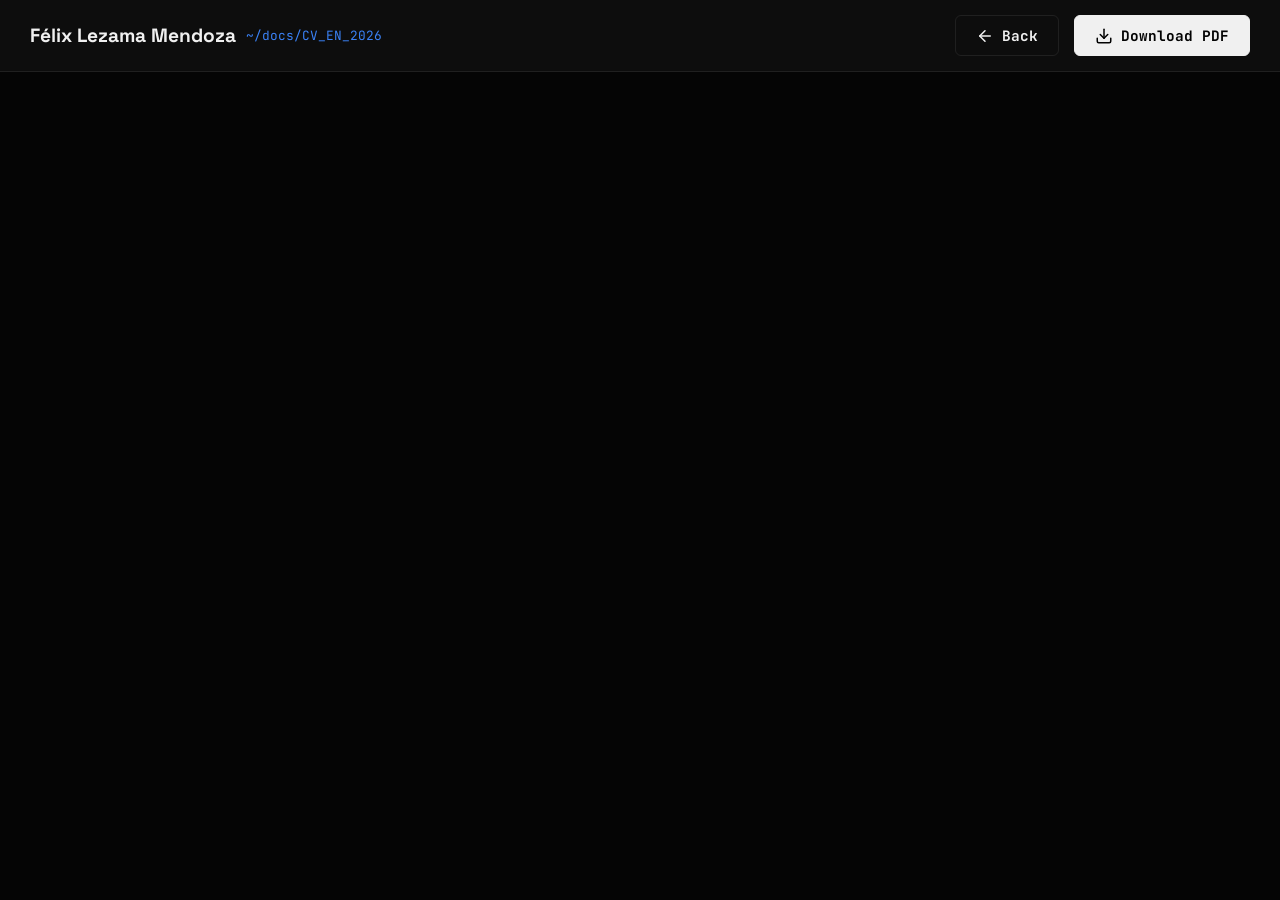
<file: viewer_en.html>
<!DOCTYPE html>
<html lang="en">
<head>
    <meta charset="UTF-8">
    <meta name="viewport" content="width=device-width, initial-scale=1.0">
    <link rel="icon" href="favicon.svg" type="image/svg+xml">
    <title>CV Viewer - Félix Lezama Mendoza</title>
    <link href="https://fonts.googleapis.com/css2?family=JetBrains+Mono:wght@400;700&family=Space+Grotesk:wght@300;400;700;900&display=swap" rel="stylesheet">
    <style>
        :root {
            --bg-main: #020202;
            --surface-dark: #0D0D0D;
            --text-primary: #F0F0F0;
            --border-color: rgba(255, 255, 255, 0.08);
            --accent-blue: #3B82F6;
        }

        * {
            box-sizing: border-box;
            margin: 0;
            padding: 0;
        }

        body {
            background-color: var(--bg-main);
            color: var(--text-primary);
            font-family: 'Space Grotesk', sans-serif;
            height: 100vh;
            display: flex;
            flex-direction: column;
            overflow: hidden;
        }

        .viewer-header {
            display: flex;
            justify-content: space-between;
            align-items: center;
            padding: 15px 30px;
            background-color: var(--surface-dark);
            border-bottom: 1px solid var(--border-color);
            flex-shrink: 0;
        }

        .header-title {
            font-size: 1.2rem;
            font-weight: 700;
            display: flex;
            align-items: center;
            gap: 10px;
        }

        .header-title span {
            font-family: 'JetBrains Mono', monospace;
            font-size: 0.8rem;
            color: var(--accent-blue);
            font-weight: 400;
        }

        .header-actions {
            display: flex;
            gap: 15px;
        }

        .btn {
            display: inline-flex;
            align-items: center;
            gap: 8px;
            padding: 10px 20px;
            font-family: 'JetBrains Mono', monospace;
            font-size: 0.9rem;
            font-weight: 700;
            text-decoration: none;
            border-radius: 6px;
            transition: all 0.3s ease;
            cursor: pointer;
        }

        .btn-outline {
            background: transparent;
            color: var(--text-primary);
            border: 1px solid var(--border-color);
        }

        .btn-outline:hover {
            border-color: var(--text-primary);
            background: rgba(255, 255, 255, 0.05);
        }

        .btn-primary {
            background: var(--text-primary);
            color: var(--bg-main);
            border: 1px solid var(--text-primary);
        }

        .btn-primary:hover {
            background: transparent;
            color: var(--text-primary);
            box-shadow: 0 0 15px rgba(255, 255, 255, 0.1);
        }

        .cv-container {
            flex-grow: 1;
            width: 100%;
            display: flex;
            justify-content: center;
            background-color: #050505;
            overflow-y: auto;
        }

        .cv-container iframe {
            width: 100%;
            height: 100%;
            border: none;
        }
    </style>
</head>
<body>

    <header class="viewer-header">
        <div class="header-title">
            Félix Lezama Mendoza <span>~/docs/CV_EN_2026</span>
        </div>
        <div class="header-actions">
            <a href="index.html" class="btn btn-outline" title="Back to Home">
                <svg xmlns="http://www.w3.org/2000/svg" width="18" height="18" viewBox="0 0 24 24" fill="none" stroke="currentColor" stroke-width="2" stroke-linecap="round" stroke-linejoin="round"><line x1="19" y1="12" x2="5" y2="12"></line><polyline points="12 19 5 12 12 5"></polyline></svg>
                Back
            </a>

            <a href="cv_felix_lezama_en.pdf" download="Felix_Lezama_CV_EN.pdf" class="btn btn-primary" title="Download as local file">
                <svg xmlns="http://www.w3.org/2000/svg" width="18" height="18" viewBox="0 0 24 24" fill="none" stroke="currentColor" stroke-width="2" stroke-linecap="round" stroke-linejoin="round"><path d="M21 15v4a2 2 0 0 1-2 2H5a2 2 0 0 1-2-2v-4"></path><polyline points="7 10 12 15 17 10"></polyline><line x1="12" y1="15" x2="12" y2="3"></line></svg>
                Download PDF
            </a>
        </div>
    </header>

    <main class="cv-container">
        <iframe src="cv_felix_lezama_en.pdf#view=FitH" title="Félix Lezama — CV English"></iframe>
    </main>

</body>
</html>
</file>
<file: styles.css>
/* =========================================================================
   Editorial Dark Claude — Félix Lezama portfolio
   Palette inspired by Anthropic dark mode (warm dark + cream + terracotta)
   ========================================================================= */

:root {
    /* Surfaces */
    --bg: #1A1916;
    --bg-elevated: #22211D;

    /* Text */
    --text: #FAF9F5;
    --text-soft: #B0AEA5;
    --text-faint: #6F6D66;

    /* Accent (single, terracotta) */
    --accent: #D97757;
    --accent-soft: rgba(217, 119, 87, 0.16);

    /* Lines */
    --line: rgba(176, 174, 165, 0.18);
    --line-strong: rgba(176, 174, 165, 0.32);

    /* Type */
    --display: 'Space Grotesk', system-ui, sans-serif;
    --serif: 'Newsreader', 'Source Serif 4', Georgia, serif;
    --mono: 'JetBrains Mono', ui-monospace, monospace;
}

* { box-sizing: border-box; margin: 0; padding: 0; }

html { scroll-behavior: smooth; }

body {
    background: var(--bg);
    color: var(--text);
    font-family: var(--serif);
    font-size: 1.0625rem;
    line-height: 1.65;
    font-weight: 400;
    -webkit-font-smoothing: antialiased;
    -moz-osx-font-smoothing: grayscale;
    text-rendering: optimizeLegibility;
}

::selection { background: var(--accent-soft); color: var(--text); }

a { color: inherit; text-decoration: none; }

/* =========================================================================
   Layout — vertical rail + editorial column (single grid)
   ========================================================================= */
.layout {
    max-width: 1480px;
    margin: 0 auto;
    padding: 0 40px;
    display: grid;
    grid-template-columns: 180px 1fr;
    gap: 88px;
    align-items: start;
}

.container {
    max-width: 1040px;
    margin: 0;
    padding: 0;
    min-width: 0;        /* prevent overflow inside grid */
}

@media (max-width: 980px) {
    .layout {
        grid-template-columns: 1fr;
        gap: 0;
        padding: 0 22px;
    }
    .container {
        margin: 0 auto;
    }
}

/* =========================================================================
   Hero
   ========================================================================= */
.hero {
    padding: 128px 0 88px;
}

.hero-eyebrow {
    font-family: var(--display);
    font-size: 0.78rem;
    font-weight: 500;
    letter-spacing: 0.14em;
    text-transform: uppercase;
    color: var(--text-soft);
    margin-bottom: 28px;
    display: inline-flex;
    align-items: center;
    gap: 10px;
}

.hero-eyebrow::before {
    content: '';
    width: 6px;
    height: 6px;
    background: var(--accent);
    border-radius: 50%;
    display: inline-block;
}

.hero-title {
    font-family: var(--display);
    font-size: clamp(2.75rem, 7vw, 5.25rem);
    font-weight: 600;
    line-height: 1.02;
    letter-spacing: -0.025em;
    color: var(--text);
    margin-bottom: 20px;
}

.hero-role {
    font-family: var(--display);
    font-size: clamp(1.15rem, 2.1vw, 1.35rem);
    font-weight: 500;
    letter-spacing: 0.01em;
    color: var(--text);
    margin-bottom: 28px;
}

.hero-role .sep {
    color: var(--accent);
    margin: 0 0.5em;
    font-weight: 400;
}

.hero-subtitle {
    font-family: var(--serif);
    font-size: 1.2rem;
    font-weight: 400;
    line-height: 1.55;
    color: var(--text-soft);
    max-width: 900px;
    margin-bottom: 48px;
}

.hero-subtitle b {
    color: var(--text);
    font-weight: 500;
}

/* =========================================================================
   Hero CTAs — single primary + ghost links
   ========================================================================= */
.hero-cta {
    display: flex;
    align-items: center;
    gap: 28px;
    flex-wrap: wrap;
    font-family: var(--display);
    font-size: 0.95rem;
    font-weight: 500;
}

.btn {
    display: inline-flex;
    align-items: center;
    gap: 10px;
    text-decoration: none;
    transition: color 0.2s ease, background 0.2s ease, border-color 0.2s ease;
}

.btn-primary {
    background: var(--accent);
    color: var(--bg);
    padding: 12px 22px;
    border-radius: 4px;
    font-weight: 600;
}

.btn-primary:hover {
    background: #C6694C;
    color: var(--bg);
}

.btn-ghost {
    color: var(--text-soft);
    padding: 12px 0;
    border-bottom: 1px solid transparent;
}

.btn-ghost:hover {
    color: var(--text);
    border-bottom-color: var(--text);
}

.btn svg {
    width: 16px;
    height: 16px;
    stroke-width: 1.75;
    flex-shrink: 0;
}

/* =========================================================================
   Section structure
   ========================================================================= */
.section {
    padding: 80px 0;
    position: relative;
}

.section + .section {
    border-top: 1px solid var(--line);
}

.section-head {
    display: flex;
    align-items: baseline;
    justify-content: space-between;
    gap: 24px;
    flex-wrap: wrap;
    margin-bottom: 32px;
}

.section-eyebrow {
    font-family: var(--display);
    font-size: 0.78rem;
    font-weight: 500;
    letter-spacing: 0.14em;
    text-transform: uppercase;
    color: var(--text-soft);
}

.section-eyebrow .num {
    color: var(--accent);
    margin-right: 0.5em;
}

.section-meta {
    font-family: var(--mono);
    font-size: 0.78rem;
    color: var(--text-faint);
    letter-spacing: 0.02em;
}

.section-title {
    font-family: var(--display);
    font-size: clamp(1.65rem, 3vw, 2.1rem);
    font-weight: 600;
    line-height: 1.2;
    letter-spacing: -0.015em;
    color: var(--text);
    margin-bottom: 24px;
    max-width: 820px;
}

.section-lede {
    font-family: var(--serif);
    font-size: 1.1rem;
    line-height: 1.6;
    color: var(--text-soft);
    margin-bottom: 48px;
    max-width: 820px;
}

.section-lede em {
    font-style: italic;
    color: var(--text);
}

/* =========================================================================
   Metrics grid — anchors of credibility (sec. 1)
   ========================================================================= */
.metrics {
    display: grid;
    grid-template-columns: repeat(4, 1fr);
    gap: 32px;
    margin: 8px 0 8px;
}

.metric {
    border-top: 1px solid var(--line);
    padding-top: 16px;
}

.metric-num {
    font-family: var(--display);
    font-size: clamp(2rem, 4vw, 2.6rem);
    font-weight: 600;
    line-height: 1;
    letter-spacing: -0.02em;
    color: var(--text);
    margin-bottom: 8px;
    display: block;
}

.metric-label {
    font-family: var(--display);
    font-size: 0.72rem;
    font-weight: 500;
    letter-spacing: 0.1em;
    text-transform: uppercase;
    color: var(--text-soft);
    line-height: 1.35;
}

/* =========================================================================
   Pipeline diagram (sec. 2) — typographic, not boxed
   ========================================================================= */
.pipeline {
    margin: 8px 0 40px;
    padding: 28px 0 32px;
    border-top: 1px solid var(--line);
    border-bottom: 1px solid var(--line);
}

.pipeline-flow {
    display: grid;
    grid-template-columns: repeat(4, 1fr);
    gap: 12px;
    margin-bottom: 20px;
    position: relative;
}

.pipe-step {
    text-align: center;
    position: relative;
}

.pipe-step .name {
    font-family: var(--display);
    font-size: 1.05rem;
    font-weight: 600;
    color: var(--text);
    display: block;
    margin-bottom: 6px;
}

.pipe-step .detail {
    font-family: var(--mono);
    font-size: 0.72rem;
    color: var(--text-soft);
    letter-spacing: 0.02em;
    line-height: 1.5;
    display: block;
}

.pipe-step:not(:last-child)::after {
    content: '→';
    position: absolute;
    top: 0;
    right: -10px;
    color: var(--accent);
    font-family: var(--display);
    font-size: 1.1rem;
    line-height: 1;
}

.pipeline-summary {
    font-family: var(--mono);
    font-size: 0.78rem;
    color: var(--text-soft);
    letter-spacing: 0.02em;
    text-align: center;
    padding-top: 8px;
}

.pipeline-summary .strong {
    color: var(--text);
}

.pipeline-summary .dot {
    color: var(--text-faint);
    margin: 0 0.6em;
}

/* =========================================================================
   Facet list (sec. 2 sub-blocks: 4 facets of the pipeline)
   ========================================================================= */
.facets {
    display: grid;
    grid-template-columns: 1fr;
    gap: 0;
}

.facet {
    padding: 28px 0;
    border-top: 1px solid var(--line);
    display: grid;
    grid-template-columns: 1fr 3fr;
    gap: 32px;
    align-items: baseline;
}

.facet:last-child {
    border-bottom: 1px solid var(--line);
}

.facet-title {
    font-family: var(--display);
    font-size: 0.95rem;
    font-weight: 600;
    color: var(--text);
    letter-spacing: -0.005em;
}

.facet-body {
    font-family: var(--serif);
    font-size: 1.0rem;
    line-height: 1.6;
    color: var(--text-soft);
}

/* =========================================================================
   Sec. 3 — The Bridge (typewriter, no terminal chrome)
   ========================================================================= */
.bridge-body {
    font-family: var(--serif);
    font-style: italic;
    font-size: clamp(1.3rem, 2.4vw, 1.6rem);
    line-height: 1.5;
    color: var(--text);
    max-width: 640px;
    min-height: 8.5em;
}

.bridge-body .cursor {
    display: inline-block;
    width: 2px;
    height: 1.05em;
    background: var(--accent);
    vertical-align: text-bottom;
    margin-left: 2px;
    animation: blink 1.05s steps(2, start) infinite;
}

@keyframes blink {
    0%, 49% { opacity: 1; }
    50%, 100% { opacity: 0; }
}

.hidden-text { display: none; }

/* =========================================================================
   Footer
   ========================================================================= */
.site-footer {
    padding: 64px 0 96px;
    border-top: 1px solid var(--line);
    margin-top: 48px;
    font-family: var(--display);
    font-size: 0.82rem;
    color: var(--text-faint);
    letter-spacing: 0.02em;
    display: flex;
    justify-content: space-between;
    flex-wrap: wrap;
    gap: 12px;
}

.site-footer a {
    color: var(--text-soft);
    border-bottom: 1px solid transparent;
    transition: color 0.2s, border-color 0.2s;
}
.site-footer a:hover {
    color: var(--text);
    border-bottom-color: var(--text);
}

/* =========================================================================
   Language toggle — top-right, Claude pill style
   ========================================================================= */
#lang-toggle {
    position: fixed;
    top: 22px;
    right: 24px;
    z-index: 1000;
    display: flex;
    align-items: center;
    gap: 0;
    background: var(--bg-elevated);
    border: 1px solid var(--line);
    border-radius: 999px;
    padding: 6px 4px;
    font-family: var(--display);
    font-size: 0.72rem;
    font-weight: 500;
    letter-spacing: 0.12em;
    cursor: pointer;
    user-select: none;
    transition: border-color 0.2s;
}

#lang-toggle:hover { border-color: var(--line-strong); }

#lang-toggle svg { display: none; }

.lang-opt {
    color: var(--text-faint);
    padding: 4px 10px;
    border-radius: 999px;
    transition: color 0.2s, background 0.2s;
}

.lang-opt.active {
    color: var(--bg);
    background: var(--text);
}

.lang-divider { display: none; }

/* =========================================================================
   Responsive
   ========================================================================= */
@media (max-width: 720px) {
    .container { padding: 0 22px; }
    .hero { padding: 96px 0 64px; }
    .section { padding: 64px 0; }

    .metrics { grid-template-columns: repeat(2, 1fr); gap: 24px; }
    .pipeline-flow { grid-template-columns: 1fr 1fr; gap: 24px 12px; }
    .pipe-step:nth-child(2)::after { display: none; }
    .pipe-step:nth-child(3)::after { display: none; }

    .facet { grid-template-columns: 1fr; gap: 8px; }
    .facet-title { font-size: 1rem; }

    .hero-cta { gap: 20px; row-gap: 16px; }
    .btn-ghost { padding: 8px 0; }

    .section-head { gap: 8px; }
    #lang-toggle { top: 14px; right: 14px; }
}

@media (max-width: 440px) {
    .pipeline-flow { grid-template-columns: 1fr; gap: 16px; }
    .pipe-step:not(:last-child)::after { display: none; }
}

/* =========================================================================
   Easter egg — Industrial mode portal
   ========================================================================= */

/* Hero name: tap target + sibling feedback positioned absolutely */
.hero-name-wrap {
    position: relative;
    display: block;
    margin-bottom: 20px;
}

.hero-title {
    margin-bottom: 0; /* el wrapper se encarga del espacio inferior */
    touch-action: manipulation; /* mobile: sin delay 300ms, sin zoom por doble-tap */
}

.tap-feedback {
    position: absolute;
    top: 0.45em;
    left: calc(100% + 22px);
    font-family: var(--display);
    font-size: 0.85rem;
    font-weight: 500;
    color: var(--accent);
    letter-spacing: 0.04em;
    opacity: 0;
    transform: translateY(-4px);
    transition: opacity 0.25s ease, transform 0.25s ease;
    white-space: nowrap;
    pointer-events: none;
}

.tap-feedback.visible {
    opacity: 0.85;
    transform: translateY(0);
}

/* Footer: dot portal */
.footer-right {
    display: inline-flex;
    align-items: center;
    gap: 14px;
}

.industrial-dot {
    /* Visual: 8px terracotta dot */
    width: 8px;
    height: 8px;
    background: var(--accent);
    border: 0;
    border-radius: 50%;
    padding: 0;
    cursor: pointer;
    opacity: 0.55;
    position: relative;
    /* Tap target: 44px hit area via box-shadow trick (not used) — use ::before */
    transition: opacity 0.25s ease, transform 0.25s ease, box-shadow 0.25s ease;
}

.industrial-dot::before {
    /* Invisible 44x44px tap area for accessibility (WCAG 2.1 Touch Target Size) */
    content: '';
    position: absolute;
    top: 50%;
    left: 50%;
    width: 44px;
    height: 44px;
    transform: translate(-50%, -50%);
}

.industrial-dot::after {
    /* Tooltip — desktop only on hover */
    content: attr(data-tooltip-en);
    position: absolute;
    bottom: calc(100% + 10px);
    right: 50%;
    transform: translateX(50%);
    background: var(--bg-elevated);
    color: var(--text-soft);
    font-family: var(--display);
    font-size: 0.72rem;
    font-weight: 500;
    letter-spacing: 0.08em;
    text-transform: lowercase;
    padding: 6px 10px;
    border-radius: 4px;
    border: 1px solid var(--line);
    white-space: nowrap;
    opacity: 0;
    pointer-events: none;
    transition: opacity 0.22s ease, transform 0.22s ease;
}

html[lang="es"] .industrial-dot::after {
    content: attr(data-tooltip-es);
}

.industrial-dot:hover,
.industrial-dot:focus-visible {
    opacity: 1;
    transform: scale(1.25);
    box-shadow: 0 0 0 6px rgba(217, 119, 87, 0.12);
    outline: none;
}

.industrial-dot:hover::after,
.industrial-dot:focus-visible::after {
    opacity: 1;
    transform: translateX(50%) translateY(-2px);
}

.industrial-dot.armed {
    /* Visual pulse for keyboard activation */
    animation: dot-pulse 1.5s ease-in-out infinite;
}

@keyframes dot-pulse {
    0%, 100% { opacity: 0.55; transform: scale(1); }
    50%      { opacity: 1;    transform: scale(1.3); }
}

/* Industrial overlay (transition) */
#industrial-overlay {
    position: fixed;
    inset: 0;
    background: var(--bg);
    display: flex;
    align-items: center;
    justify-content: center;
    z-index: 9999;
    opacity: 0;
    visibility: hidden;
    transition: opacity 0.32s ease, visibility 0.32s;
}

#industrial-overlay.active {
    opacity: 1;
    visibility: visible;
}

.overlay-text {
    font-family: var(--serif);
    font-style: italic;
    font-size: clamp(1.5rem, 4vw, 2.1rem);
    color: var(--text);
    text-align: center;
    padding: 0 24px;
    letter-spacing: -0.01em;
    transform: translateY(8px);
    opacity: 0;
    transition: opacity 0.5s ease 0.1s, transform 0.5s cubic-bezier(0.16, 1, 0.3, 1) 0.1s;
}

#industrial-overlay.active .overlay-text {
    opacity: 1;
    transform: translateY(0);
}

/* Mobile: tap feedback se reposiciona debajo del nombre */
@media (max-width: 720px) {
    .tap-feedback {
        top: auto;
        left: 0;
        bottom: -1.4em;
        font-size: 0.78rem;
    }
    .footer-right { gap: 16px; }
    .industrial-dot { width: 9px; height: 9px; opacity: 0.6; }
    .industrial-dot::after {
        font-size: 0.68rem;
        padding: 5px 9px;
    }
}

@media (hover: none) {
    /* Touch devices: hide hover tooltip, JS toggles a .show class on tap */
    .industrial-dot::after { transition: opacity 0.22s ease; }
    .industrial-dot.show-tip::after { opacity: 1; }
}

/* =========================================================================
   Motion — scroll reveal + hover lift + pipeline pulse
   ========================================================================= */

/* Reveal base — JS adds .visible when element enters viewport */
.reveal {
    opacity: 0;
    transform: translateY(18px);
    transition: opacity 0.7s cubic-bezier(0.16, 1, 0.3, 1),
                transform 0.7s cubic-bezier(0.16, 1, 0.3, 1);
    will-change: opacity, transform;
}

.reveal.visible {
    opacity: 1;
    transform: translateY(0);
}

/* Hero stagger on load (no scroll trigger — fires immediately) */
.hero .reveal { transition-delay: 0s; }
.hero .reveal:nth-child(1) { transition-delay: 0.00s; }
.hero .reveal:nth-child(2) { transition-delay: 0.08s; }
.hero .reveal:nth-child(3) { transition-delay: 0.18s; }
.hero .reveal:nth-child(4) { transition-delay: 0.28s; }
.hero .reveal:nth-child(5) { transition-delay: 0.38s; }
.hero .reveal:nth-child(6) { transition-delay: 0.48s; }

/* Hero name: terracotta underline that draws itself once the name is revealed.
   ::after is pointer-events:none → does not interfere with 5-tap easter egg. */
.hero-name-wrap {
    /* already position:relative from base — kept for clarity */
}

.hero-title::after {
    content: '';
    position: absolute;
    left: 0;
    bottom: -10px;
    height: 3px;
    width: 0;
    background: var(--accent);
    border-radius: 2px;
    pointer-events: none;
    transition: width 1.1s cubic-bezier(0.16, 1, 0.3, 1) 0.55s;
}

.hero-name-wrap.visible .hero-title::after {
    width: clamp(80px, 24%, 200px);
}

/* Metric cards: subtle lift + accent border on hover */
.metric {
    transition: border-color 0.3s ease, transform 0.3s ease;
}
.metric:hover {
    border-top-color: var(--accent);
    transform: translateY(-2px);
}
.metric-num {
    transition: color 0.3s ease;
}
.metric:hover .metric-num {
    color: var(--accent);
}

/* Facets: title shifts to accent on hover, body lightens */
.facet {
    transition: background 0.3s ease;
}
.facet-title {
    transition: color 0.3s ease;
}
.facet-body {
    transition: color 0.3s ease;
}
.facet:hover .facet-title {
    color: var(--accent);
}
.facet:hover .facet-body {
    color: var(--text);
}

/* Primary CTA: micro-lift + soft glow on hover */
.btn-primary {
    transition: background 0.2s ease, transform 0.2s ease, box-shadow 0.25s ease;
}
.btn-primary:hover {
    transform: translateY(-1px);
    box-shadow: 0 6px 18px rgba(217, 119, 87, 0.28);
}

/* Pipeline: traveling pulse dot across IMAP → n8n → Python → Power BI */
.pipeline-flow {
    /* track for the pulse — sits on top of the existing grid arrows */
    overflow: visible;
}

.flow-pulse {
    position: absolute;
    top: 0.55em;            /* aligns with the "→" arrows already in CSS */
    left: 12.5%;            /* center of first column */
    width: 6px;
    height: 6px;
    border-radius: 50%;
    background: var(--accent);
    box-shadow: 0 0 0 0 var(--accent-soft);
    transform: translate(-50%, -50%);
    pointer-events: none;
    opacity: 0;
    transition: opacity 0.4s ease;
}

.pipeline-flow.flow-active .flow-pulse {
    opacity: 1;
    animation: flow-travel 3.4s cubic-bezier(0.65, 0, 0.35, 1) infinite,
               flow-glow   3.4s ease-in-out infinite;
}

@keyframes flow-travel {
    0%   { left: 12.5%; }
    25%  { left: 37.5%; }
    50%  { left: 62.5%; }
    75%  { left: 87.5%; }
    100% { left: 12.5%; opacity: 0; }
}

@keyframes flow-glow {
    0%, 100% { box-shadow: 0 0 0 0   rgba(217, 119, 87, 0.45); }
    50%      { box-shadow: 0 0 0 8px rgba(217, 119, 87, 0);    }
}

/* When pipeline collapses on mobile (column layout), hide traveling pulse */
@media (max-width: 440px) {
    .flow-pulse { display: none; }
}

/* =========================================================================
   Facets — non-hover life: numbered, slide-in stagger, traced top border
   ========================================================================= */
.facet { position: relative; }

/* Slim terracotta segment that draws over the existing grey border-top */
.facet::before {
    content: '';
    position: absolute;
    top: -1px;
    left: 0;
    height: 1px;
    width: 0;
    background: var(--accent);
    transition: width 0.9s cubic-bezier(0.16, 1, 0.3, 1) 0.2s;
}

.facet.visible::before {
    width: 56px;
}

/* 01 / 02 / 03 / 04 — number above the title, slides in with the facet */
.facet-title { position: relative; }

.facet-title::before {
    content: attr(data-num);
    display: block;
    font-family: var(--mono);
    font-size: 0.7rem;
    font-weight: 500;
    color: var(--accent);
    letter-spacing: 0.16em;
    margin-bottom: 10px;
    opacity: 0;
    transform: translateX(-6px);
    transition: opacity 0.55s ease 0.35s, transform 0.55s ease 0.35s;
}

.facet.visible .facet-title::before {
    opacity: 1;
    transform: translateX(0);
}

/* Override the global .reveal slide-up with a sideways slide for facets,
   so each card "arrives" from the left and feels alive on its own. */
.facet.reveal {
    transform: translateX(-14px);
}
.facet.reveal.visible {
    transform: translateX(0);
}

/* Per-facet stagger so all four feel like a sequence */
.facets .facet.reveal:nth-child(1) { transition-delay: 0s; }
.facets .facet.reveal:nth-child(2) { transition-delay: 0.08s; }
.facets .facet.reveal:nth-child(3) { transition-delay: 0.16s; }
.facets .facet.reveal:nth-child(4) { transition-delay: 0.24s; }

/* =========================================================================
   Scroll progress bar — terracotta line at top, grows with scrollY
   ========================================================================= */
#scroll-progress {
    position: fixed;
    top: 0;
    left: 0;
    height: 2px;
    width: 0;
    background: linear-gradient(90deg, var(--accent), #E08C6F);
    z-index: 1001;
    transition: width 0.08s linear;
    will-change: width;
    pointer-events: none;
}

/* =========================================================================
   Status pill — flips from "Not looking" to "Available · Q2 2026" on load.
   Hover expands the on-state into the long detail label.
   ========================================================================= */
.status-pill {
    display: inline-flex;
    align-items: center;
    gap: 8px;
    padding: 5px 12px 5px 10px;
    border-radius: 999px;
    font-family: var(--display);
    font-size: 0.72rem;
    font-weight: 500;
    letter-spacing: 0.06em;
    margin-bottom: 24px;
    width: max-content;
    max-width: 100%;
    transition: opacity 0.28s ease,
                background 0.5s ease,
                border-color 0.5s ease,
                color 0.5s ease;
    cursor: default;
}

/* OFF state — quiet neutral (no urgency, no color) */
.status-pill[data-state="off"] {
    background: transparent;
    border: 1px solid var(--line);
    color: var(--text-faint);
}

/* ON state — color swaps with the cycled label:
     • "NOW available!!!"          → green (signal of urgency / aliveness)
     • "Open to senior BI roles…"  → terracotta (on-brand, calm) */
.status-pill[data-state="on"][data-label="on"] {
    background: rgba(110, 200, 130, 0.10);
    border: 1px solid rgba(110, 200, 130, 0.42);
    color: #C7EBCF;
}

.status-pill[data-state="on"][data-label="detail"] {
    background: rgba(217, 119, 87, 0.06);
    border: 1px solid rgba(217, 119, 87, 0.28);
    color: var(--text);
}

/* Mid-flip / mid-cycle: brief opacity dip while we swap state or label */
.status-pill.flipping,
.status-pill.cycling {
    opacity: 0;
}

.status-dot {
    width: 7px;
    height: 7px;
    border-radius: 50%;
    transition: background 0.5s ease, box-shadow 0.4s ease;
    flex-shrink: 0;
}

.status-pill[data-state="off"] .status-dot {
    background: var(--text-faint);
    box-shadow: none;
}

/* Dot pulse follows the label color */
.status-pill[data-state="on"][data-label="on"] .status-dot {
    background: #6EC882;
    box-shadow: 0 0 0 0 rgba(110, 200, 130, 0.55);
    animation: status-pulse-green 1.8s ease-in-out infinite;
}

.status-pill[data-state="on"][data-label="detail"] .status-dot {
    background: var(--accent);
    box-shadow: 0 0 0 0 rgba(217, 119, 87, 0.40);
    animation: status-pulse-accent 2.4s ease-in-out infinite;
}

/* Project-card "live" dot stays in the editorial terracotta palette */
.status-dot.small {
    width: 6px;
    height: 6px;
    background: var(--accent);
    animation: status-pulse-accent 2.4s ease-in-out infinite;
}

@keyframes status-pulse-green {
    0%, 100% { box-shadow: 0 0 0 0   rgba(110, 200, 130, 0.55); }
    50%      { box-shadow: 0 0 0 7px rgba(110, 200, 130, 0);    }
}

@keyframes status-pulse-accent {
    0%, 100% { box-shadow: 0 0 0 0   rgba(217, 119, 87, 0.40); }
    50%      { box-shadow: 0 0 0 5px rgba(217, 119, 87, 0);    }
}

/* Three labels — only one shows at a time. data-label drives the cycle. */
.status-label { display: none; white-space: nowrap; }

/* En pantallas angostas el titular en español no entra en una sola línea y el
   pill se cortaba contra el borde. Se permite que el texto envuelva y que el
   pill se ajuste al ancho disponible, con el punto alineado a la primera línea. */
@media (max-width: 560px) {
    /* El pill se acota contra el viewport, no contra el padre: en pantallas
       angostas el contenedor del layout ya desborda (defecto preexistente,
       ajeno a este bloque), asi que medido contra el padre nunca encontraria
       un limite y el texto se cortaria contra el borde en vez de envolver.
       Los 80px absorben el padding del layout y el ancho de la barra de
       scroll, que en algunos navegadores entra dentro de 100vw. */
    .status-pill {
        align-items: flex-start;
        max-width: calc(100vw - 80px);
    }
    .status-label { white-space: normal; }
    .status-pill .status-dot { margin-top: 5px; }

    /* El eyebrow del hero lleva la línea de dominio, que no entra en una línea
       en pantallas angostas. Se acota igual que el pill —contra el viewport y
       no contra el padre— porque el contenedor ya desborda y, sin esto, la
       segunda mitad del texto queda fuera de la pantalla. */
    .hero-eyebrow {
        max-width: calc(100vw - 80px);
        align-items: flex-start;
    }

    /* El titular en inglés es más largo que el anterior y quedaba 32 px fuera
       de la pantalla. Mismo recurso: se acota contra el viewport para que
       envuelva. La bajada NO se toca acá: ya se cortaba con el texto viejo,
       y eso es parte del desborde preexistente del contenedor. */
    .hero-role {
        max-width: calc(100vw - 80px);
    }
}

.status-pill[data-state="off"] .off-label { display: inline; }
.status-pill[data-state="on"][data-label="on"]     .on-label     { display: inline; }
.status-pill[data-state="on"][data-label="detail"] .detail-label { display: inline; }

/* On-state cursor — the auto-cycle does the storytelling, no hover needed */
.status-pill[data-state="on"] { cursor: default; }

/* =========================================================================
   Vertical rail — sticky section index on the left
   ========================================================================= */
.rail {
    position: sticky;
    top: 28px;
    align-self: start;
    padding-top: 148px;     /* aligns with hero content baseline */
    display: flex;
    flex-direction: column;
    gap: 18px;
    font-family: var(--display);
}

.rail-item {
    display: flex;
    align-items: center;
    gap: 10px;
    font-size: 0.7rem;
    font-weight: 500;
    letter-spacing: 0.14em;
    text-transform: uppercase;
    color: var(--text-faint);
    text-decoration: none;
    transition: color 0.25s ease, transform 0.25s ease;
}

.rail-item:hover {
    color: var(--text-soft);
    transform: translateX(2px);
}

.rail-dot {
    width: 6px;
    height: 6px;
    border-radius: 50%;
    background: var(--text-faint);
    transition: background 0.25s ease, box-shadow 0.25s ease, transform 0.25s ease;
    flex-shrink: 0;
}

.rail-num {
    font-family: var(--mono);
    color: var(--text-faint);
    font-size: 0.68rem;
    letter-spacing: 0.04em;
    transition: color 0.25s ease;
}

.rail-label {
    transition: color 0.25s ease;
}

.rail-item.active {
    color: var(--text);
}

.rail-item.active .rail-dot {
    background: var(--accent);
    box-shadow: 0 0 0 4px rgba(217, 119, 87, 0.16);
    transform: scale(1.1);
}

.rail-item.active .rail-num {
    color: var(--accent);
}

@media (max-width: 980px) {
    .rail { display: none; }
}

/* =========================================================================
   Section 04 — Stack chips
   ========================================================================= */
.stack-grid {
    display: grid;
    grid-template-columns: 1fr;
    gap: 28px;
    margin-top: 8px;
}

.stack-group-title {
    font-family: var(--display);
    font-size: 0.72rem;
    font-weight: 500;
    letter-spacing: 0.14em;
    text-transform: uppercase;
    color: var(--text-soft);
    margin-bottom: 14px;
}

.stack-chips {
    display: flex;
    flex-wrap: wrap;
    gap: 8px;
}

.chip {
    display: inline-flex;
    align-items: center;
    padding: 7px 14px;
    background: var(--bg-elevated);
    border: 1px solid var(--line);
    border-radius: 999px;
    font-family: var(--display);
    font-size: 0.82rem;
    font-weight: 500;
    color: var(--text-soft);
    letter-spacing: 0.01em;
    transition: color 0.25s ease, border-color 0.25s ease, transform 0.2s ease, background 0.25s ease;
    cursor: default;
}

.chip:hover {
    color: var(--text);
    border-color: var(--accent);
    background: rgba(217, 119, 87, 0.06);
    transform: translateY(-1px);
}

/* =========================================================================
   Section 05 — Project mini-cards
   ========================================================================= */
.projects {
    display: grid;
    /* El minimo va envuelto en min(): auto-fit colapsa columnas pero nunca
       achica una pista por debajo de su minimo, asi que un 420px rigido
       obligaba a toda la pagina a medir 420px de ancho aunque la pantalla
       fuera mas angosta, y el desborde se veia arriba, en el hero. Con
       min(420px, 100%) la pista cede al ancho disponible y colapsa a una
       sola columna, sin necesidad de un breakpoint nuevo. */
    grid-template-columns: repeat(auto-fit, minmax(min(420px, 100%), 1fr));
    gap: 20px;
    margin-top: 8px;
}

.project-card {
    padding: 24px 26px;
    background: var(--bg-elevated);
    border: 1px solid var(--line);
    border-radius: 8px;
    transition: border-color 0.3s ease, transform 0.3s ease, box-shadow 0.3s ease;
}

.project-card:hover {
    border-color: var(--line-strong);
    transform: translateY(-2px);
    box-shadow: 0 8px 24px rgba(0, 0, 0, 0.25);
}

.project-head {
    display: flex;
    justify-content: space-between;
    align-items: center;
    gap: 16px;
    margin-bottom: 14px;
    flex-wrap: wrap;
}

.project-tag {
    font-family: var(--display);
    font-size: 0.7rem;
    font-weight: 600;
    letter-spacing: 0.14em;
    text-transform: uppercase;
    color: var(--accent);
}

.project-status {
    display: inline-flex;
    align-items: center;
    gap: 6px;
    font-family: var(--mono);
    font-size: 0.68rem;
    color: var(--text-soft);
    letter-spacing: 0.04em;
}

.project-title {
    font-family: var(--display);
    font-size: 1.15rem;
    font-weight: 600;
    color: var(--text);
    line-height: 1.3;
    letter-spacing: -0.01em;
    margin-bottom: 12px;
}

.project-body {
    font-family: var(--serif);
    font-size: 0.98rem;
    line-height: 1.6;
    color: var(--text-soft);
    margin-bottom: 18px;
}

.project-body b {
    color: var(--text);
    font-weight: 500;
}

.project-meta {
    display: flex;
    flex-wrap: wrap;
    gap: 6px;
}

.chip-mini {
    display: inline-flex;
    align-items: center;
    padding: 4px 10px;
    background: transparent;
    border: 1px solid var(--line);
    border-radius: 999px;
    font-family: var(--mono);
    font-size: 0.7rem;
    color: var(--text-soft);
    letter-spacing: 0.02em;
}

/* Respect users who don't want motion */
@media (prefers-reduced-motion: reduce) {
    .reveal {
        opacity: 1;
        transform: none;
        transition: none;
    }
    .metric, .metric-num, .facet, .facet-title, .facet-body,
    .btn-primary {
        transition: none;
    }
    .metric:hover, .btn-primary:hover {
        transform: none;
        box-shadow: none;
    }
    .pipeline-flow.flow-active .flow-pulse {
        animation: none;
        opacity: 0;
    }
    .status-dot, .status-dot.small { animation: none; box-shadow: none; }
    .status-pill.flipping, .status-pill.cycling { opacity: 1; }
    .rail-item, .rail-dot, .rail-num, .rail-label,
    .chip, .project-card { transition: none; }
    .chip:hover, .project-card:hover { transform: none; box-shadow: none; }
    #scroll-progress { display: none; }
}


/* ============================================================
   Fallback sin JavaScript
   .reveal nace en opacity 0 y solo la clase .visible — que agrega
   el script — lo muestra. Si el script no corre, el contenido
   tiene que verse igual. El selector lleva html delante para
   ganarle a los overrides posteriores de .facet.reveal.
   ============================================================ */
html.no-js .reveal {
    opacity: 1;
    transform: none;
    transition: none;
}

/* El párrafo del Puente lo escribe el typewriter, así que sin script queda
   vacío. El texto plano ya vive en el HTML (#hidden-vision-en): se muestra
   con el mismo estilo y se retira el párrafo animado junto con su cursor. */
html.no-js .bridge-body { display: none; }

html.no-js #hidden-vision-en {
    display: block;
    font-family: var(--serif);
    font-style: italic;
    font-size: clamp(1.3rem, 2.4vw, 1.6rem);
    line-height: 1.5;
    color: var(--text);
    max-width: 640px;
}
</file>
<file: styles-industrial.css>
:root {
    --bg-main: #020202;
    --surface-dark: #0D0D0D;
    --accent-orange: #FF6B2B;
    --accent-blue: #3B82F6;
    --text-primary: #F0F0F0;
    --text-muted: #888888;
    --border-color: rgba(255, 255, 255, 0.08);
}

* {
    box-sizing: border-box;
    margin: 0;
    padding: 0;
}

body {
    background-color: var(--bg-main);
    color: var(--text-primary);
    font-family: 'Space Grotesk', sans-serif;
    line-height: 1.6;
    overflow-x: hidden;
}

.container {
    max-width: 1300px;
    margin: 0 auto;
    padding: 0 5%;
}

/* ================== HERO ================== */
.hero {
    padding: 100px 0 60px;
}

.hero-title {
    font-size: clamp(3rem, 8vw, 6rem);
    font-weight: 900;
    line-height: 1.05;
    letter-spacing: -0.04em;
    text-transform: uppercase;
    background: linear-gradient(180deg, #FFFFFF 0%, #888888 100%);
    -webkit-background-clip: text;
    -webkit-text-fill-color: transparent;
    margin-bottom: 24px;
}

.hero-subtitle {
    font-family: 'JetBrains Mono', monospace;
    font-size: clamp(0.9rem, 2vw, 1.2rem);
    font-weight: 400;
    color: var(--text-muted);
    max-width: 800px;
    margin-bottom: 40px;
}

/* CTA Buttons */
.hero-cta {
    display: flex;
    gap: 16px;
    align-items: center;
    flex-wrap: wrap;
}

.btn {
    display: inline-flex;
    align-items: center;
    gap: 10px;
    padding: 14px 28px;
    font-family: 'JetBrains Mono', monospace;
    font-size: 0.95rem;
    font-weight: 700;
    text-decoration: none;
    border-radius: 8px;
    transition: all 0.3s cubic-bezier(0.25, 0.46, 0.45, 0.94);
    cursor: pointer;
}

.btn-primary {
    background: var(--text-primary);
    color: var(--bg-main);
    border: 1px solid var(--text-primary);
}

.btn-primary:hover {
    background: transparent;
    color: var(--text-primary);
    box-shadow: 0 0 20px rgba(255, 255, 255, 0.1);
}

.btn-secondary {
    background: transparent;
    color: var(--text-primary);
    border: 1px solid var(--border-color);
}

.btn-secondary:hover {
    border-color: var(--text-primary);
    background: rgba(255, 255, 255, 0.05);
}

.social-icon {
    display: inline-flex;
    align-items: center;
    justify-content: center;
    width: 50px;
    height: 50px;
    border: 1px solid var(--border-color);
    border-radius: 8px;
    color: var(--text-muted);
    transition: 0.3s ease;
}

.social-icon:hover {
    color: var(--text-primary);
    border-color: var(--text-primary);
    background: rgba(255,255,255,0.05);
}

/* ================== BENTO GRID ================== */
.bento-grid {
    display: grid;
    grid-template-columns: 1fr 1fr 1fr;
    grid-gap: 24px;
    padding-bottom: 100px;
}

.bento-card {
    background-color: var(--surface-dark);
    border: 1px solid var(--border-color);
    border-radius: 20px;
    padding: 40px;
    position: relative;
    overflow: hidden;
    transition: transform 0.3s ease, border-color 0.3s ease;
}

.bento-card:hover {
    transform: translateY(-4px);
}

.card-title {
    font-size: 1.8rem;
    font-weight: 700;
    margin-bottom: 8px;
    line-height: 1.2;
}

.card-subtitle {
    font-family: 'JetBrains Mono', monospace;
    font-size: 0.85rem;
    color: var(--accent-orange);
    margin-bottom: 30px;
}

/* Specific Cards Setup */
.card-left {
    grid-column: 1 / 2;
}

.card-center {
    grid-column: 2 / 4;
}

.card-bottom {
    grid-column: 1 / 4;
}

/* Glow effects inside cards */
.card-glow {
    position: absolute;
    top: -50%;
    left: -50%;
    width: 200%;
    height: 200%;
    background: radial-gradient(circle at center, rgba(59, 130, 246, 0.05) 0%, transparent 50%);
    pointer-events: none;
    z-index: 1;
}

.glow-orange {
    background: radial-gradient(circle at 80% 20%, rgba(255, 107, 43, 0.07) 0%, transparent 40%);
}

.glow-blue {
    background: radial-gradient(circle at 20% 80%, rgba(59, 130, 246, 0.07) 0%, transparent 40%);
}

/* Content Lists */
.card-content h4 {
    font-size: 1.1rem;
    font-weight: 700;
    color: #FFF;
    margin-bottom: 6px;
}

.card-content p {
    font-size: 0.95rem;
    color: var(--text-muted);
}

.item {
    margin-bottom: 24px;
    position: relative;
    z-index: 2;
}
.item:last-child { margin-bottom: 0; }

/* El Laboratorio - List Layout */
.lab-list {
    display: grid;
    grid-template-columns: 1fr 1fr;
    gap: 30px;
    position: relative;
    z-index: 2;
}

.lab-item {
    display: flex;
    gap: 16px;
    align-items: flex-start;
}

.lab-bullet {
    width: 8px;
    height: 8px;
    background: var(--text-muted);
    border-radius: 50%;
    margin-top: 8px;
    flex-shrink: 0;
    transition: background 0.3s;
}

.lab-item:hover .lab-bullet {
    background: var(--accent-blue);
    box-shadow: 0 0 10px var(--accent-blue);
}

/* Hover Interactivity (Code Reveal) */
.glass-card {
    backdrop-filter: blur(10px);
    background-color: rgba(13, 13, 13, 0.85);
}

.glass-card:hover {
    border-color: rgba(59, 130, 246, 0.3); /* Blue subtle glow */
}

.card-left:hover {
    border-color: rgba(255, 107, 43, 0.3); /* Orange subtle glow */
}

/* Removido el code-bg a petición del usuario para mejor legibilidad */

/* El Puente Terminal Design */
.terminal-card {
    background-color: #050505;
    border: 1px solid #222;
    padding: 0;
}

.terminal-header {
    background-color: #111;
    padding: 12px 20px;
    border-bottom: 1px solid #222;
    display: flex;
    align-items: center;
    gap: 8px;
}

.dot {
    width: 12px;
    height: 12px;
    border-radius: 50%;
}
.dot.close { background-color: #FF5F56; }
.dot.min { background-color: #FFBD2E; }
.dot.max { background-color: #27C93F; }

.terminal-title {
    font-family: 'JetBrains Mono', monospace;
    font-size: 0.8rem;
    color: #666;
    margin-left: 12px;
}

.terminal-body {
    padding: 40px;
    font-family: 'JetBrains Mono', monospace;
    font-size: 1.1rem;
    color: var(--text-primary);
    line-height: 1.8;
}

.prompt {
    color: var(--accent-orange);
    margin-right: 12px;
}

.cursor {
    display: inline-block;
    width: 10px;
    background-color: var(--text-primary);
    animation: blink 1s step-end infinite;
}

@keyframes blink {
    0%, 100% { opacity: 1; }
    50% { opacity: 0; }
}

.hidden-text {
    display: none;
}

/* ================== LANG TOGGLE ================== */
#lang-toggle {
    position: fixed;
    top: 20px;
    right: 24px;
    z-index: 1000;
    display: flex;
    align-items: center;
    gap: 8px;
    background: #1c1c1c;
    border: 1px solid #444;
    border-radius: 999px;
    padding: 9px 18px;
    font-family: 'JetBrains Mono', monospace;
    font-size: 0.8rem;
    font-weight: 700;
    letter-spacing: 0.08em;
    cursor: pointer;
    user-select: none;
    color: #888;
    transition: border-color 0.2s, box-shadow 0.2s;
}

#lang-toggle:hover {
    border-color: #888;
    box-shadow: 0 0 0 3px rgba(255,255,255,0.06);
}

#lang-toggle svg {
    color: #666;
    flex-shrink: 0;
}

.lang-opt {
    color: #555;
    transition: color 0.2s;
}

.lang-opt.active {
    color: #f0f0f0;
}

.lang-divider {
    color: #333;
    font-weight: 400;
}

/* Responsive */
@media (max-width: 900px) {
    .bento-grid {
        grid-template-columns: 1fr;
    }
    .card-left, .card-center, .card-bottom {
        grid-column: 1 / -1;
    }
}

/* ============================================================
   Industrial Mode banner (meta archive notice)
   ============================================================ */
#industrial-banner {
    position: fixed;
    top: 0;
    left: 0;
    right: 0;
    z-index: 1100;
    background: linear-gradient(180deg, rgba(217, 119, 87, 0.18) 0%, rgba(217, 119, 87, 0.10) 100%);
    backdrop-filter: blur(8px);
    -webkit-backdrop-filter: blur(8px);
    border-bottom: 1px solid rgba(217, 119, 87, 0.35);
    padding: 14px 24px;
    transform: translateY(0);
    transition: transform 0.4s cubic-bezier(0.4, 0, 0.2, 1);
}

#industrial-banner.dismissed {
    transform: translateY(-110%);
    pointer-events: none;
}

.ind-banner-inner {
    max-width: 1100px;
    margin: 0 auto;
    display: flex;
    align-items: center;
    gap: 24px;
    justify-content: space-between;
}

.ind-banner-text {
    font-family: 'Space Grotesk', sans-serif;
    font-size: 0.86rem;
    line-height: 1.5;
    color: #F0F0F0;
    max-width: 760px;
    margin: 0;
}

.ind-banner-text em {
    font-style: normal;
    color: #FF6B2B;
    font-weight: 700;
}

.ind-banner-actions {
    display: flex;
    align-items: center;
    gap: 14px;
    flex-shrink: 0;
}

.ind-banner-back {
    font-family: 'Space Grotesk', sans-serif;
    font-size: 0.85rem;
    font-weight: 600;
    color: #FF6B2B;
    text-decoration: none;
    padding: 8px 14px;
    border: 1px solid rgba(255, 107, 43, 0.4);
    border-radius: 6px;
    white-space: nowrap;
    transition: background 0.2s, border-color 0.2s;
}

.ind-banner-back:hover {
    background: rgba(255, 107, 43, 0.12);
    border-color: #FF6B2B;
}

#ind-banner-close {
    background: transparent;
    border: 0;
    color: #888;
    font-size: 1.4rem;
    line-height: 1;
    cursor: pointer;
    padding: 4px 8px;
    transition: color 0.2s;
}

#ind-banner-close:hover { color: #F0F0F0; }

/* Cuando el banner está visible, empujamos el lang-toggle abajo para que no se solapen */
body:not(.banner-dismissed) #lang-toggle {
    top: 90px;
}

@media (max-width: 720px) {
    #industrial-banner { padding: 12px 16px; }
    .ind-banner-inner { flex-direction: column; align-items: flex-start; gap: 12px; }
    .ind-banner-text { font-size: 0.82rem; }
    .ind-banner-actions { width: 100%; justify-content: space-between; }
    body:not(.banner-dismissed) #lang-toggle { top: 200px; }
}

@media (max-width: 440px) {
    .ind-banner-text { font-size: 0.78rem; line-height: 1.45; }
    body:not(.banner-dismissed) #lang-toggle { top: 220px; }
}
</file>
